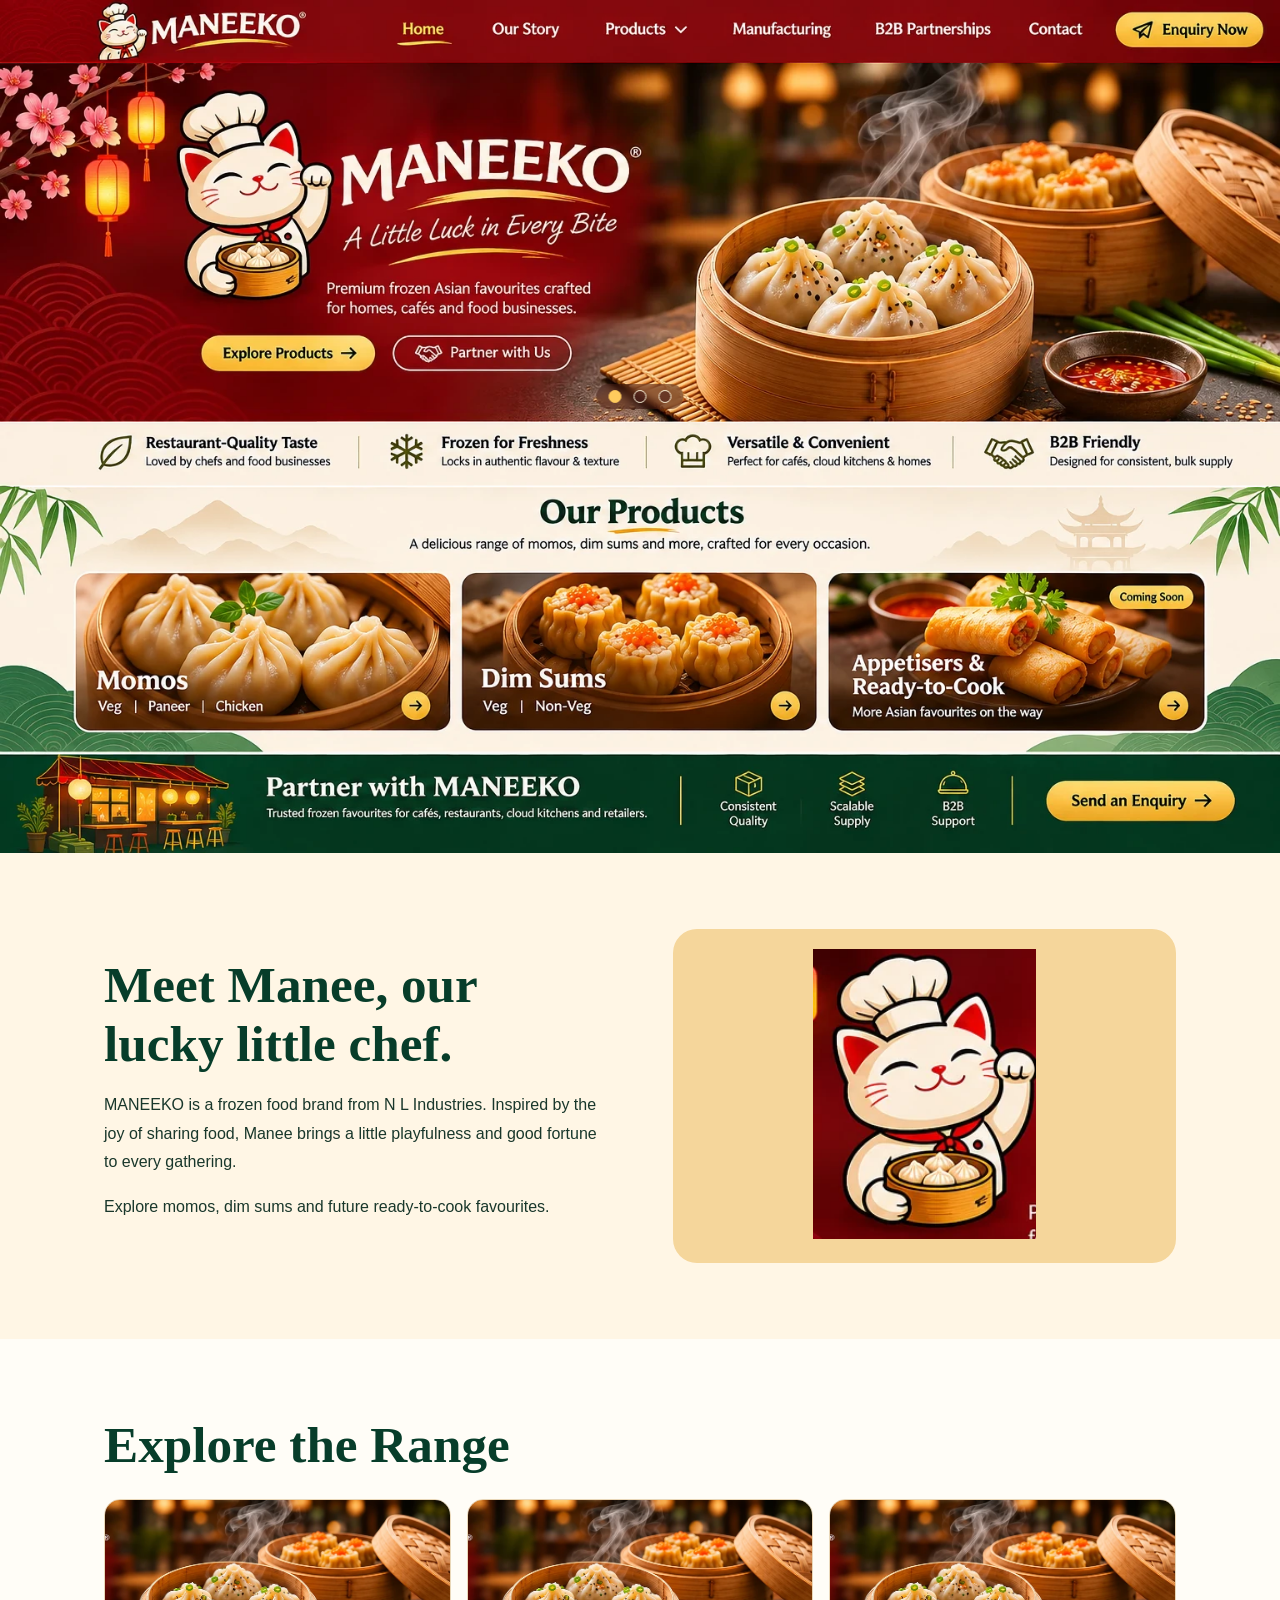
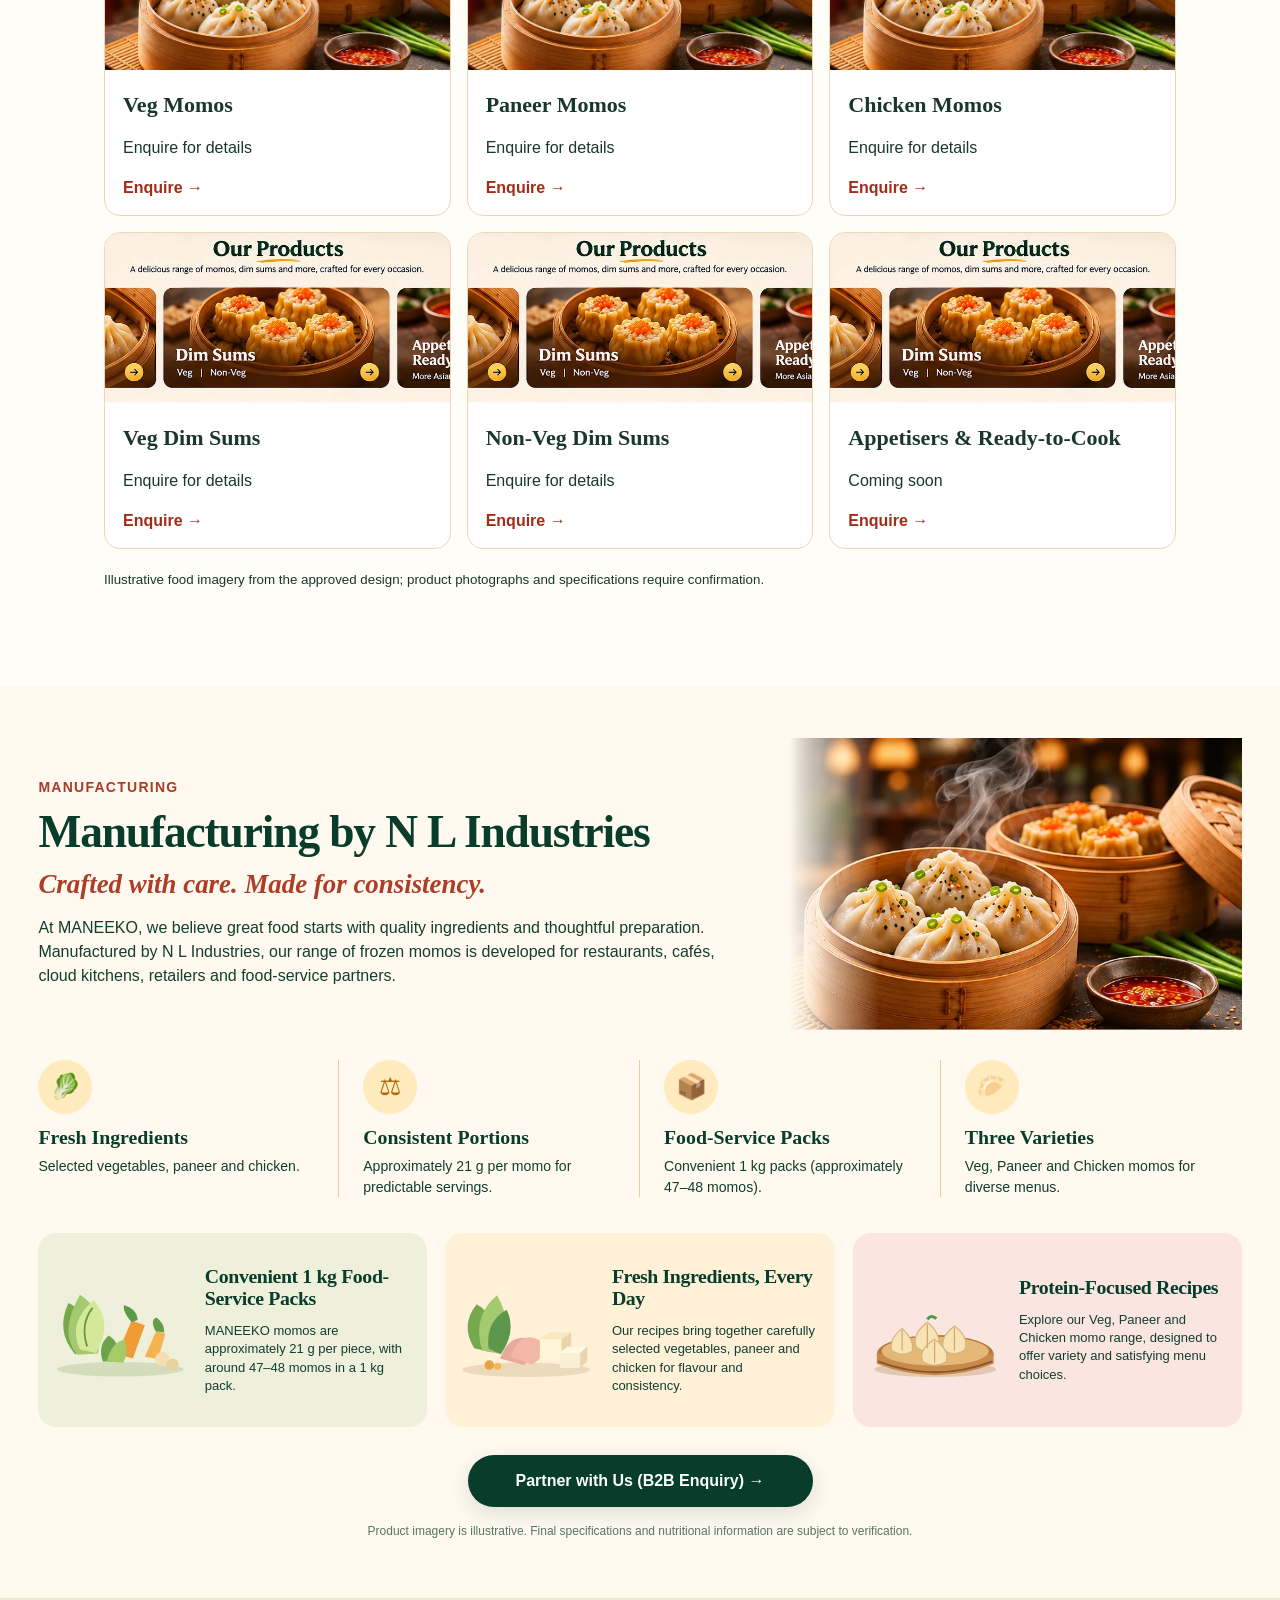
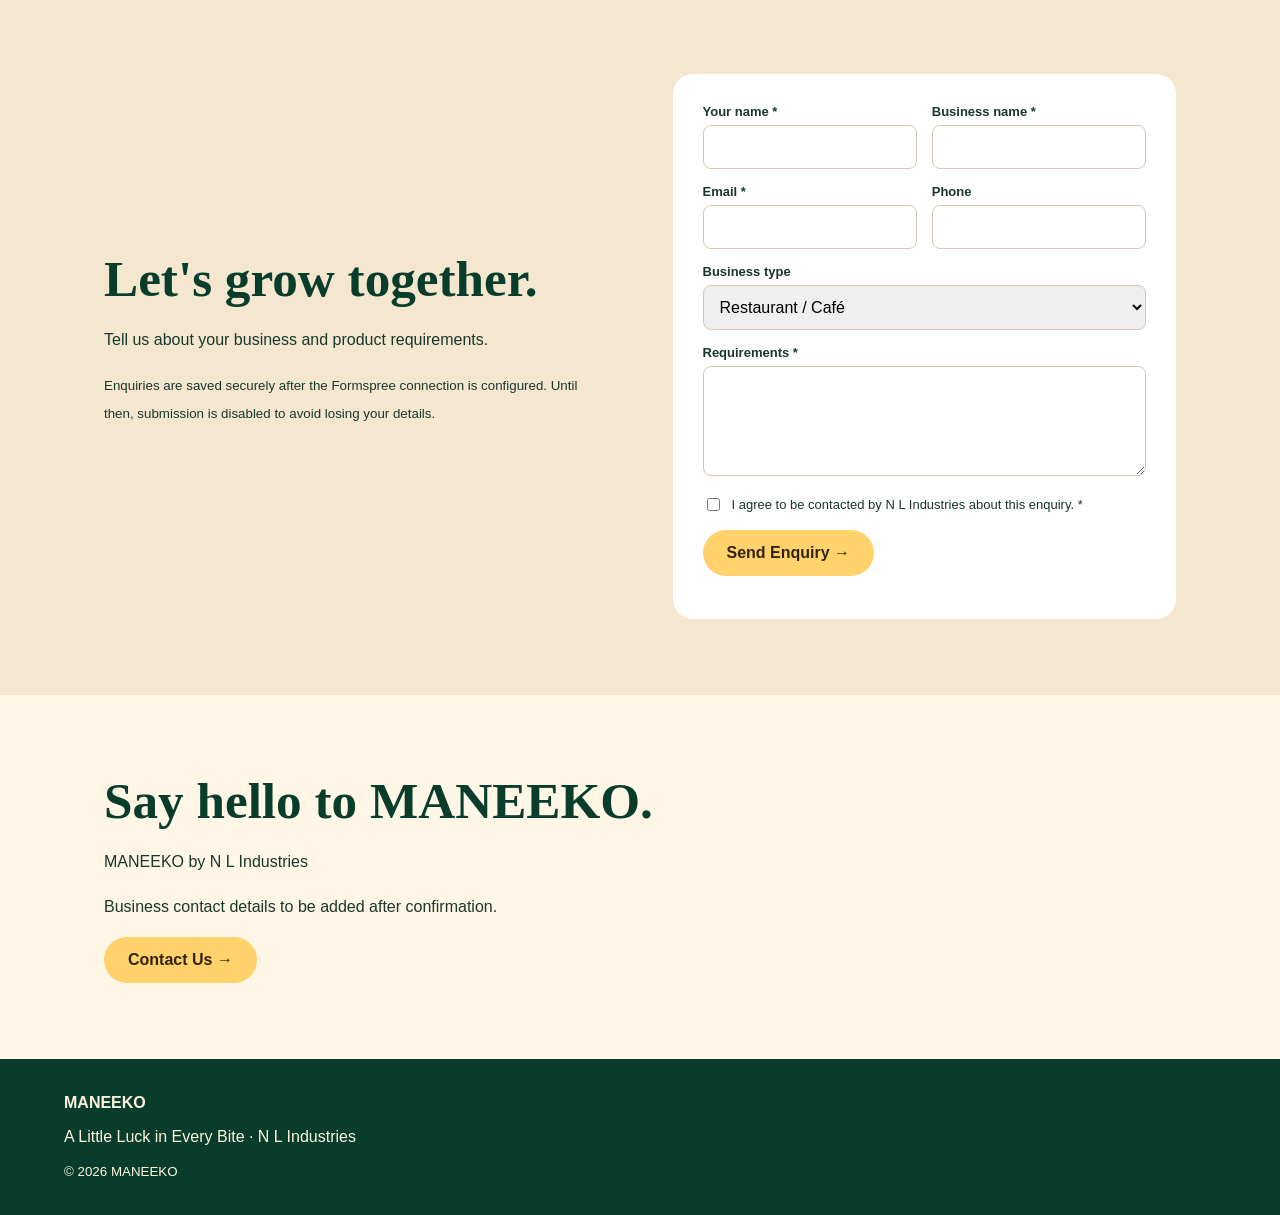
<file: index.html>
<!doctype html>
<html lang="en">
<head>
<meta charset="utf-8">
<meta name="viewport" content="width=device-width,initial-scale=1">
<meta name="description" content="MANEEKO — A Little Luck in Every Bite. Momos, dim sums and frozen food partnerships.">
<title>MANEEKO | A Little Luck in Every Bite</title>
<style>
:root{--red:#800c0a;--green:#073d2a;--cream:#fff6e5;--gold:#ffd26b}
*{box-sizing:border-box}html{scroll-behavior:smooth}body{margin:0;background:var(--cream);color:#19372b;font-family:Arial,Helvetica,sans-serif}a{color:inherit;text-decoration:none}button,input,textarea,select{font:inherit}button{cursor:pointer}
.reference{position:relative;width:100%;background-size:100% 100%;background-repeat:no-repeat}
.header{height:clamp(60px,4.948vw,90px);background-image:url("assets/header.webp");position:sticky;top:0;z-index:30;background-color:var(--red)}
.header .navhotspots{position:absolute;left:30%;right:10%;top:0;height:100%;display:flex;justify-content:space-around;align-items:center}
.hotspot{display:block;position:absolute;z-index:2}
.navhotspots a{height:100%;flex:1}
.navhotspots a:focus-visible,.hotspot:focus-visible{outline:3px solid var(--gold);outline-offset:-3px}
.mobile-menu{display:none}
.hero{aspect-ratio:1536/431;background-image:url("assets/hero.webp");background-color:var(--red)}
.hero .products-link{left:15%;top:78%;width:15%;height:14%}
.hero .partner-link{left:31%;top:78%;width:15%;height:14%}
.benefits{aspect-ratio:1536/78;background-image:url("assets/benefits.webp")}
.products{aspect-ratio:1536/320;background-image:url("assets/products.webp")}
.products .p1{left:5.8%;top:32%;width:29.5%;height:54%}
.products .p2{left:36%;top:32%;width:28%;height:54%}
.products .p3{left:64.7%;top:32%;width:29.6%;height:54%}
.partner{aspect-ratio:1536/119;background-image:url("assets/partner.webp")}
.partner .partner-link{left:82%;top:20%;width:16%;height:65%}
.content{max-width:1120px;margin:auto;padding:76px 24px}
.content h2{font:700 clamp(32px,4vw,52px) Georgia,serif;color:var(--green);margin:0 0 18px}
.content p{line-height:1.8}
.split{display:grid;grid-template-columns:1fr 1fr;gap:65px;align-items:center}
.cat-panel{background:#f5d69b;border-radius:24px;text-align:center;padding:20px}
.cat-panel img{height:290px;max-width:100%;object-fit:contain}
.catalogue{background:#fffdf7}
.catalogue-grid{display:grid;grid-template-columns:repeat(3,1fr);gap:16px;margin-top:25px}
.catalogue-card{border:1px solid #e9d7b8;background:white;border-radius:16px;overflow:hidden}
.catalogue-card img{width:100%;height:170px;object-fit:cover}
.catalogue-card div{padding:18px}
.catalogue-card h3{font:700 22px Georgia,serif;margin:0 0 9px}
.catalogue-card a{color:#a12d19;font-weight:700}
.notice{background:#fff3d9;padding:14px 18px;border-left:4px solid #d7a33f}
.enquiry{background:#f4e6cf}
.form{background:white;border-radius:20px;padding:30px;display:grid;grid-template-columns:1fr 1fr;gap:15px}
.form label{display:block;font-weight:700;font-size:13px;margin-bottom:6px}
.form input,.form textarea,.form select{width:100%;padding:12px;border:1px solid #d5c7af;border-radius:8px}
.form textarea{min-height:110px}
.wide{grid-column:1/-1}
.btn{display:inline-block;border:0;border-radius:30px;background:var(--gold);padding:14px 24px;font-weight:800;color:#33220c}
#form-status{white-space:pre-wrap;font-size:13px}
footer{background:var(--green);color:#fff5df;padding:35px 5%}
section{scroll-margin-top:90px}
.mobile-nav{display:none!important}
.mobile-nav.open{display:grid!important}
.mobile-hero{display:none}
@media(max-width:780px){
 .header{height:65px;background-size:auto 65px;background-position:left center;background-color:var(--red)}
 .header .navhotspots{display:none}
 .mobile-menu{display:block;position:absolute;right:15px;top:13px;background:#f8c75f;border:0;border-radius:10px;padding:9px 13px}
 .mobile-nav{display:none;position:absolute;top:65px;left:0;right:0;background:#790b09;color:white;padding:20px;box-shadow:0 12px 22px #0003}
 .mobile-nav.open{display:grid;gap:17px}
 .hero{display:none}
 .mobile-hero{display:block;background:linear-gradient(120deg,#760906,#a31913);color:#fff8e7;text-align:center;padding:28px 20px 0}
 .mobile-hero img.mascot{width:145px;height:170px;object-fit:cover;object-position:center}
 .mobile-hero h1{font:700 46px Georgia,serif;margin:4px 0}
 .mobile-hero .tag{font:italic 23px Georgia,serif;color:#ffe4a3}
 .mobile-hero p{line-height:1.6}
 .mobile-hero .buttons{display:flex;gap:10px;justify-content:center;flex-wrap:wrap;margin:20px 0}
 .mobile-hero .photo{display:block;width:100%;height:230px;object-fit:cover;-webkit-mask-image:linear-gradient(transparent,#000 28%);mask-image:linear-gradient(transparent,#000 28%)}
 .benefits{display:none}
 .products{aspect-ratio:1536/320}
 .partner{aspect-ratio:1536/119}
 .split{grid-template-columns:1fr}
 .catalogue-grid{grid-template-columns:1fr 1fr}
 .content{padding:55px 20px}
}
@media(max-width:500px){.catalogue-grid,.form{grid-template-columns:1fr}.products{display:none}.partner{display:none}.mobile-product-cards{display:grid!important}.mobile-product-cards a{position:relative;display:block;border-radius:16px;overflow:hidden;height:190px}.mobile-product-cards img{width:100%;height:100%;object-fit:cover}.mobile-product-cards b{position:absolute;bottom:0;left:0;right:0;color:white;background:linear-gradient(transparent,#26160ddd);padding:30px 15px 15px;font:700 27px Georgia,serif}}
.mobile-product-cards{display:none;gap:12px;padding:22px}

/* Desktop navigation is already painted into the approved header image.
   Invisible hit targets avoid duplicating those labels. */
.header .navhotspots{position:absolute;inset:0;display:block;height:100%;pointer-events:none;font-size:0;color:transparent}
.header .navhotspots .nav-hit{position:absolute;top:0;height:100%;width:auto;display:block;pointer-events:auto;background:transparent;border:0;padding:0;cursor:pointer}
.header .navhotspots .nav-home{left:30.5%;width:6%}
.header .navhotspots .nav-story{left:37.4%;width:8%}
.header .navhotspots .nav-products{left:45.1%;width:8.4%}
.header .navhotspots .nav-manufacturing{left:54.3%;width:12.6%}
.header .navhotspots .nav-b2b{left:66.6%;width:13.8%}
.header .navhotspots .nav-contact{left:79.8%;width:7%}
.header .navhotspots .nav-enquiry{left:87%;width:12.4%}
.product-nav{display:contents}
.product-dropdown{position:absolute;top:calc(100% - 1px);left:44%;min-width:255px;background:#fff8e8;color:#173b2b;border:1px solid #e4c17a;border-radius:0 0 15px 15px;box-shadow:0 15px 30px #270c0c55;z-index:40;pointer-events:auto;padding:9px}
.product-dropdown[hidden]{display:none!important}
.product-dropdown a{display:block;padding:12px 15px;border-radius:8px;font-weight:800;font-size:15px}
.product-dropdown a:hover,.product-dropdown a:focus-visible{background:#f5dfac}
.product-dropdown a span{display:block;font-weight:400;font-size:12px;margin-top:4px;color:#665b4a}
.nav-hit:focus-visible{outline:3px solid #f9cc61;outline-offset:-5px}
.form button:disabled{opacity:.6;cursor:wait}
.form .consent{display:flex;align-items:flex-start;gap:9px;font-size:13px;line-height:1.5}
.form .consent input{width:auto;margin-top:3px}
.form .consent label{margin:0;font-weight:400}
.form .honeypot{position:absolute;left:-9999px;opacity:0;pointer-events:none}
.form-status{padding:10px 12px;border-radius:8px;background:#f8eed8}
@media(max-width:780px){.header{background-image:url('assets/header-logo.webp')}.header .navhotspots{display:none}.product-dropdown{display:none}}

/* One set of interactive dots only; baked-in dots removed from approved hero asset. */
.hero-slider{position:relative;background:#810d0b;overflow:hidden}
.hero-slide{display:none;position:relative}
.hero-slide.active{display:block}
.hero-slide.photo-slide{aspect-ratio:1536/431;background:linear-gradient(90deg,#760b0a 0%,#8b110d 49%,#4b1a12 100%);color:#fff7e8}
.photo-slide .slide-copy{position:absolute;z-index:2;left:11%;top:20%;width:41%}
.photo-slide h1{font:700 clamp(36px,4.6vw,70px) Georgia,serif;margin:0 0 15px}
.photo-slide p{font-size:clamp(16px,1.5vw,22px);line-height:1.5;margin:0 0 24px}
.photo-slide .slide-photo{position:absolute;right:0;top:0;width:60%;height:100%;object-fit:cover;-webkit-mask-image:linear-gradient(90deg,transparent,#000 34%);mask-image:linear-gradient(90deg,transparent,#000 34%)}
.slider-controls{position:absolute;z-index:5;left:50%;bottom:13px;transform:translateX(-50%);display:flex;align-items:center;gap:12px;background:#330b0866;border-radius:30px;padding:6px 12px;backdrop-filter:blur(4px)}
.slider-dot{height:13px;width:13px;padding:0;border:1.5px solid #fff8de;background:#4d211d99;border-radius:50%}
.slider-dot.active{background:#ffcb5d;border-color:#ffcb5d}
.slider-arrow{display:none}
@media(max-width:780px){.hero-slider{display:none}.mobile-nav{display:none!important}.mobile-nav.open{display:grid!important}}

/* MANEEKO approved manufacturing redesign */
.manufacturing-v2{background:#fff8ed;color:#123e30;position:relative;overflow:hidden}
.manufacturing-v2 .manufacturing-inner{max-width:1440px;margin:auto;padding:75px 32px 68px}
.manufacturing-v2 .eyebrow{font-weight:800;color:#a63d28;letter-spacing:.09em;text-transform:uppercase;font-size:14px}
.manufacturing-v2 h2{font:700 clamp(34px,4.5vw,66px) Georgia,serif;color:#073d2a;margin:13px 0 12px}
.manufacturing-v2 .manufacturing-tagline{font:italic 700 clamp(23px,2.6vw,34px) Georgia,serif;color:#ac3d27;margin:0 0 16px}
.manufacturing-v2 .manufacturing-intro{max-width:770px;font-size:clamp(16px,1.4vw,19px);line-height:1.65;margin:0}
.manufacturing-top{display:grid;grid-template-columns:minmax(0,1.25fr) minmax(260px,.75fr);gap:35px;align-items:center}
.manufacturing-photo{width:100%;aspect-ratio:1.2;object-fit:cover;border-radius:28px;box-shadow:0 16px 40px #2c311522}
.manufacturing-features{display:grid;grid-template-columns:repeat(4,1fr);gap:18px;margin:42px 0}
.manufacturing-feature{border-right:1px solid #e7cf9d;padding:0 15px 0 0}
.manufacturing-feature:last-child{border:0}
.manufacturing-feature .feature-icon{display:inline-grid;place-items:center;width:48px;height:48px;border-radius:50%;background:#f9e4b2;color:#a76a07;font-size:25px;margin-bottom:10px}
.manufacturing-feature h3{font:700 21px Georgia,serif;margin:0 0 8px;color:#073d2a}
.manufacturing-feature p{font-size:15px;line-height:1.5;margin:0}
.manufacturing-cards{display:grid;grid-template-columns:repeat(3,minmax(0,1fr));gap:18px}
.manufacturing-card{padding:26px;border-radius:20px;min-height:220px;background:#eef0dc}
.manufacturing-card:nth-child(2){background:#fff0d8}
.manufacturing-card:nth-child(3){background:#fae5e0}
.manufacturing-card .card-icon{font-size:34px;display:block;margin-bottom:16px}
.manufacturing-card h3{font:700 clamp(22px,2vw,28px) Georgia,serif;margin:0 0 12px;color:#073d2a}
.manufacturing-card p{font-size:16px;line-height:1.6;margin:0}
.manufacturing-action{text-align:center;margin-top:36px}
.manufacturing-action a{display:inline-block;background:#073d2a;color:white;border-radius:999px;padding:18px 40px;font-weight:700;box-shadow:0 7px 20px #073d2a22}
.manufacturing-action a:hover,.manufacturing-action a:focus-visible{background:#145b42}
.manufacturing-note{font-size:12px;opacity:.7;text-align:center;margin-top:17px}
@media(max-width:900px){.manufacturing-top{grid-template-columns:1fr 1fr}.manufacturing-features{grid-template-columns:repeat(2,1fr)}.manufacturing-feature:nth-child(2){border:0}.manufacturing-cards{grid-template-columns:1fr 1fr}.manufacturing-card:last-child{grid-column:1/-1}}
@media(max-width:650px){.manufacturing-v2 .manufacturing-inner{padding:52px 20px}.manufacturing-top{grid-template-columns:1fr}.manufacturing-photo{aspect-ratio:16/9}.manufacturing-features{gap:20px}.manufacturing-feature h3{font-size:18px}.manufacturing-cards{grid-template-columns:1fr}.manufacturing-card:last-child{grid-column:auto}.manufacturing-action a{width:100%;padding:17px 18px}}


/* Manufacturing visual alignment revision */
.manufacturing-v2{background:#fff9f0}
.manufacturing-v2 .manufacturing-inner{max-width:1600px;padding:62px clamp(24px,4vw,72px) 56px}
.manufacturing-top{grid-template-columns:minmax(0,1.35fr) minmax(340px,.85fr);gap:32px;align-items:center}
.manufacturing-v2 h2{font-size:clamp(35px,3.55vw,60px);line-height:1.08;letter-spacing:-.025em}
.manufacturing-v2 .manufacturing-tagline{font-size:clamp(22px,2.1vw,32px)}
.manufacturing-v2 .manufacturing-intro{font-size:clamp(16px,1.25vw,19px);line-height:1.52}
.manufacturing-photo{border-radius:0;box-shadow:none;aspect-ratio:1.55;object-position:center;mask-image:linear-gradient(90deg,transparent 0%,#000 20%);-webkit-mask-image:linear-gradient(90deg,transparent 0%,#000 20%)}
.manufacturing-features{grid-template-columns:repeat(4,minmax(0,1fr));gap:0;margin:34px 0 38px}
.manufacturing-feature{padding:0 24px;border-right:1px solid #e8cfa1}
.manufacturing-feature:first-child{padding-left:0}
.manufacturing-feature:last-child{padding-right:0}
.manufacturing-feature .feature-icon{width:54px;height:54px;background:#ffebbd;margin:0 0 12px;font-size:25px}
.manufacturing-feature h3{font-size:clamp(18px,1.55vw,24px);line-height:1.15;margin:0 0 8px}
.manufacturing-feature p{font-size:clamp(14px,1.1vw,16px);line-height:1.45}
.manufacturing-cards{grid-template-columns:repeat(3,minmax(0,1fr));gap:18px}
.manufacturing-card{min-height:196px;padding:22px 20px;border-radius:18px;display:grid;grid-template-columns:38% minmax(0,1fr);gap:16px;align-items:center;overflow:hidden}
.manufacturing-card .card-icon{display:none}
.manufacturing-card .card-visual{width:100%;height:155px;object-fit:cover;border-radius:14px;display:block;mix-blend-mode:multiply}
.manufacturing-card h3{font-size:clamp(20px,1.65vw,27px);line-height:1.15;margin:0 0 12px;letter-spacing:-.02em}
.manufacturing-card p{font-size:clamp(14px,1.04vw,16px);line-height:1.48}
.manufacturing-action{margin-top:32px}
.manufacturing-action a{min-width:345px;padding:17px 32px}
@media(max-width:1100px){.manufacturing-top{grid-template-columns:1.2fr .8fr}.manufacturing-card{grid-template-columns:1fr;padding:20px}.manufacturing-card .card-visual{height:135px}.manufacturing-features{grid-template-columns:repeat(4,minmax(0,1fr))}.manufacturing-feature{padding:0 12px}}
@media(max-width:780px){.manufacturing-top{grid-template-columns:1fr}.manufacturing-photo{max-height:280px;mask-image:none;-webkit-mask-image:none;border-radius:16px}.manufacturing-features{grid-template-columns:repeat(2,minmax(0,1fr));row-gap:25px}.manufacturing-feature:nth-child(2){border:0}.manufacturing-feature:nth-child(3){padding-left:0}.manufacturing-cards{grid-template-columns:1fr}.manufacturing-card,.manufacturing-card:last-child{grid-template-columns:34% minmax(0,1fr);min-height:180px}.manufacturing-card .card-visual{height:145px}.manufacturing-v2 .manufacturing-inner{padding:48px 20px}}
@media(max-width:460px){.manufacturing-card,.manufacturing-card:last-child{grid-template-columns:35% minmax(0,1fr);gap:12px;padding:14px}.manufacturing-card h3{font-size:19px}.manufacturing-card p{font-size:13px}.manufacturing-card .card-visual{height:130px}.manufacturing-feature{padding:0 10px}.manufacturing-feature h3{font-size:17px}.manufacturing-action a{min-width:0;width:100%}}


/* Manufacturing cards: final visual alignment to approved reference */
.manufacturing-v2 .manufacturing-inner{max-width:1760px;padding:52px clamp(22px,3vw,52px) 48px}
.manufacturing-cards{display:grid;grid-template-columns:repeat(3,minmax(0,1fr));gap:18px}
.manufacturing-card,.manufacturing-card:last-child{display:grid;grid-template-columns:minmax(0,40%) minmax(0,60%);align-items:center;gap:12px;min-height:194px;padding:18px 18px 18px 10px;border-radius:18px}
.manufacturing-card .card-visual{width:100%;height:auto;max-height:164px;object-fit:contain;mix-blend-mode:normal;display:block;overflow:visible}
.manufacturing-card .card-copy{min-width:0}
.manufacturing-card h3{font-size:clamp(19px,1.55vw,27px);line-height:1.13;margin:0 0 12px;letter-spacing:-.02em}
.manufacturing-card p{font-size:clamp(13px,1vw,16px);line-height:1.42;overflow-wrap:normal}
.manufacturing-features{margin:30px 0 36px}
.manufacturing-action{margin-top:28px}
@media(max-width:1100px){.manufacturing-card,.manufacturing-card:last-child{grid-template-columns:1fr;gap:6px;align-content:start;padding:18px}.manufacturing-card .card-visual{height:120px;max-width:210px;margin:auto}.manufacturing-card h3{font-size:21px}}
@media(max-width:780px){.manufacturing-cards{grid-template-columns:1fr}.manufacturing-card,.manufacturing-card:last-child{grid-template-columns:35% minmax(0,1fr);align-items:center;min-height:155px;padding:15px;gap:14px}.manufacturing-card .card-visual{height:auto;max-height:145px}.manufacturing-card h3{font-size:clamp(19px,4vw,24px)}}
@media(max-width:420px){.manufacturing-card,.manufacturing-card:last-child{grid-template-columns:32% minmax(0,1fr);gap:10px;padding:12px}.manufacturing-card h3{font-size:18px}.manufacturing-card p{font-size:13px}}

</style>
</head>
<body>
<header class="header reference">
 <nav class="navhotspots" aria-label="Primary navigation">
  <a class="nav-hit nav-home" href="#home" aria-label="Home"></a>
  <a class="nav-hit nav-story" href="#story" aria-label="Our Story"></a>
  <div class="product-nav"><button type="button" id="product-trigger" class="nav-hit nav-products" aria-label="Open Products menu" aria-expanded="false" aria-controls="product-dropdown"></button>
    <div id="product-dropdown" class="product-dropdown" hidden>
      <a href="#momos">Momos <span>Veg · Paneer · Chicken</span></a>
      <a href="#dimsums">Dim Sums <span>Veg · Non-Veg</span></a>
      <a href="#coming-soon">Coming Soon <span>Appetisers & Ready-to-Cook</span></a>
    </div>
  </div>
  <a class="nav-hit nav-manufacturing" href="#manufacturing" aria-label="Manufacturing"></a>
  <a class="nav-hit nav-b2b" href="#partners" aria-label="B2B Partnerships"></a>
  <a class="nav-hit nav-contact" href="#contact" aria-label="Contact"></a>
  <a class="nav-hit nav-enquiry" href="#enquiry" aria-label="Enquiry Now"></a>
 </nav>
 <button class="mobile-menu" id="menu" aria-expanded="false" aria-controls="mobile-nav">☰ Menu</button>
 <nav id="mobile-nav" class="mobile-nav" aria-label="Mobile navigation"><a href="#home">Home</a><a href="#story">Our Story</a><a href="#catalogue">Products</a><a href="#momos">Momos</a><a href="#dimsums">Dim Sums</a><a href="#coming-soon">Coming Soon</a><a href="#manufacturing">Manufacturing</a><a href="#partners">B2B Partnerships</a><a href="#contact">Contact</a></nav>
</header>
<main>
<div id="home" class="hero-slider" aria-label="MANEEKO featured products carousel">
 <section class="hero hero-slide reference active" aria-label="MANEEKO — A Little Luck in Every Bite"><a class="hotspot products-link" href="#products" aria-label="Explore products"></a><a class="hotspot partner-link" href="#partners" aria-label="Partner with us"></a></section>
 <section class="hero-slide photo-slide" aria-label="Momos collection"><div class="slide-copy"><h1>Meet Our Momos</h1><p>Explore Veg, Paneer and Chicken Momos from MANEEKO.</p><a class="btn" href="#momos">Explore Momos →</a></div><img class="slide-photo" src="assets/momos-banner.webp" alt="Momos in a bamboo steamer from the approved design"></section>
 <section class="hero-slide photo-slide" aria-label="Dim sums collection"><div class="slide-copy"><h1>Discover Dim Sums</h1><p>Explore Veg and Non-Veg Dim Sums for your menu.</p><a class="btn" href="#dimsums">Explore Dim Sums →</a></div><img class="slide-photo" src="assets/dimsums-banner.webp" alt="Dim sums in a bamboo steamer from the approved design"></section>
 <div class="slider-controls" aria-label="Banner controls"><button class="slider-arrow" id="slide-prev" aria-label="Previous banner">‹</button><button class="slider-dot active" data-slide="0" aria-label="Show MANEEKO banner" aria-pressed="true"></button><button class="slider-dot" data-slide="1" aria-label="Show Momos banner" aria-pressed="false"></button><button class="slider-dot" data-slide="2" aria-label="Show Dim Sums banner" aria-pressed="false"></button><button class="slider-arrow" id="slide-next" aria-label="Next banner">›</button></div>
</div>
<section class="mobile-hero"><img class="mascot" src="assets/mobile-mascot.webp" alt="Manee lucky cat chef from approved design"><h1>MANEEKO</h1><div class="tag">A Little Luck in Every Bite</div><p>Frozen Asian favourites for homes, cafés and food businesses.</p><div class="buttons"><a class="btn" href="#products">Explore Products →</a><a class="btn" href="#partners">Partner with Us</a></div><img class="photo" src="assets/mobile-food.webp" alt="Steaming dumplings in bamboo baskets"></section>
<div class="benefits reference" aria-label="MANEEKO brand benefits"></div>
<section id="products" class="products reference" aria-label="Our products">
 <a class="hotspot p1" href="#catalogue" aria-label="Explore momos"></a><a class="hotspot p2" href="#catalogue" aria-label="Explore dim sums"></a><a class="hotspot p3" href="#catalogue" aria-label="Explore upcoming appetisers"></a>
</section>
<div class="mobile-product-cards"><a href="#catalogue"><img src="assets/products.webp" alt="Momos and dim sums"><b>Explore Our Products →</b></a></div>
<section id="partners" class="partner reference" aria-label="Partner with MANEEKO"><a class="hotspot partner-link" href="#enquiry" aria-label="Send a business enquiry"></a></section>
<section id="story" class="content split"><div><h2>Meet Manee, our lucky little chef.</h2><p>MANEEKO is a frozen food brand from N L Industries. Inspired by the joy of sharing food, Manee brings a little playfulness and good fortune to every gathering.</p><p>Explore momos, dim sums and future ready-to-cook favourites.</p></div><div class="cat-panel"><img src="assets/mobile-mascot.webp" alt="Manee lucky cat chef"></div></section>
<section id="catalogue" class="catalogue"><div class="content"><h2>Explore the Range</h2><div id="momos"></div><div id="dimsums"></div><div id="coming-soon"></div><div class="catalogue-grid" id="catalogue-grid"></div><p><small>Illustrative food imagery from the approved design; product photographs and specifications require confirmation.</small></p></div></section>
<section id="manufacturing" class="manufacturing-v2" aria-labelledby="manufacturing-heading">
 <div class="manufacturing-inner">
  <div class="manufacturing-top">
   <div>
    <div class="eyebrow">Manufacturing</div>
    <h2 id="manufacturing-heading">Manufacturing by N L Industries</h2>
    <p class="manufacturing-tagline">Crafted with care. Made for consistency.</p>
    <p class="manufacturing-intro">At MANEEKO, we believe great food starts with quality ingredients and thoughtful preparation. Manufactured by N L Industries, our range of frozen momos is developed for restaurants, cafés, cloud kitchens, retailers and food-service partners.</p>
   </div>
   <img class="manufacturing-photo" src="assets/mobile-food.webp" alt="Illustrative steamed dumplings in bamboo baskets" loading="lazy">
  </div>
  <div class="manufacturing-features">
   <div class="manufacturing-feature"><span class="feature-icon" aria-hidden="true">🥬</span><h3>Fresh Ingredients</h3><p>Selected vegetables, paneer and chicken.</p></div>
   <div class="manufacturing-feature"><span class="feature-icon" aria-hidden="true">⚖</span><h3>Consistent Portions</h3><p>Approximately 21 g per momo for predictable servings.</p></div>
   <div class="manufacturing-feature"><span class="feature-icon" aria-hidden="true">📦</span><h3>Food-Service Packs</h3><p>Convenient 1 kg packs (approximately 47–48 momos).</p></div>
   <div class="manufacturing-feature"><span class="feature-icon" aria-hidden="true">🥟</span><h3>Three Varieties</h3><p>Veg, Paneer and Chicken momos for diverse menus.</p></div>
  </div>
  <div class="manufacturing-cards">
   <article class="manufacturing-card"><svg class="card-visual" viewBox="0 0 240 170" role="img" aria-label="Illustration of fresh vegetables"><ellipse cx="120" cy="150" rx="105" ry="12" fill="#9aaf7550"/><path d="M45 125Q12 87 34 40Q65 53 77 112Z" fill="#78a84a"/><path d="M49 126Q17 90 53 26Q99 54 83 124Z" fill="#a4c96e"/><path d="M53 117Q32 73 76 35Q109 74 80 123Z" fill="#d5e99a"/><path d="M65 112Q53 75 74 48" fill="none" stroke="#659641" stroke-width="3"/><path d="M115 125L139 69L161 77L141 132Z" fill="#ef9b36"/><path d="M139 72Q124 54 126 43Q148 50 149 68" fill="#5c9948"/><path d="M161 129L180 86L195 91L183 133Z" fill="#f4b34d"/><path d="M179 87Q169 69 180 64Q194 73 193 89" fill="#649d48"/><path d="M91 137Q82 110 101 94Q123 108 115 137Z" fill="#6ba34b"/><path d="M98 137Q105 105 127 101Q136 119 125 139Z" fill="#a5ca67"/><circle cx="190" cy="133" r="12" fill="#f3dfb3"/><circle cx="207" cy="142" r="10" fill="#e9d19f"/></svg><div class="card-copy"><h3>Convenient 1 kg Food-Service Packs</h3><p>MANEEKO momos are approximately 21 g per piece, with around 47–48 momos in a 1 kg pack.</p></div></article>
   <article class="manufacturing-card"><svg class="card-visual" viewBox="0 0 240 170" role="img" aria-label="Illustration of vegetables, paneer and chicken ingredients"><ellipse cx="118" cy="151" rx="106" ry="12" fill="#d3b99366"/><path d="M32 115Q8 77 36 42Q73 62 62 122Z" fill="#75a950"/><path d="M45 119Q28 62 70 27Q99 77 72 124Z" fill="#a4ca70"/><path d="M56 116Q50 71 86 51Q103 87 76 125Z" fill="#5c974c"/><path d="M75 132Q90 91 122 99Q139 126 114 143Z" fill="#e6a99b"/><path d="M92 129Q109 83 142 103Q154 128 128 142Z" fill="#f3b7a7"/><rect x="141" y="100" width="36" height="35" rx="4" fill="#fff5d8"/><path d="M141 100L157 88L193 89L177 100Z" fill="#f9e8c0"/><path d="M177 100L193 89L193 125L177 135Z" fill="#e8d5a9"/><rect x="174" y="123" width="34" height="25" rx="4" fill="#f9efd2"/><path d="M174 123L187 112L220 112L208 123Z" fill="#fff8e4"/><path d="M208 123L220 112L220 136L208 148Z" fill="#e8d6af"/><circle cx="57" cy="143" r="8" fill="#e9a344"/><circle cx="71" cy="145" r="6" fill="#f1b856"/></svg><div class="card-copy"><h3>Fresh Ingredients, Every Day</h3><p>Our recipes bring together carefully selected vegetables, paneer and chicken for flavour and consistency.</p></div></article>
   <article class="manufacturing-card"><svg class="card-visual" viewBox="0 0 240 170" role="img" aria-label="Illustration of momos in a bamboo steamer"><ellipse cx="120" cy="150" rx="101" ry="13" fill="#b18b5555"/><ellipse cx="120" cy="125" rx="97" ry="32" fill="#b67a3c"/><path d="M23 123V141Q120 179 217 141V123Q120 153 23 123Z" fill="#c68b49"/><path d="M25 137Q120 173 215 137" fill="none" stroke="#8b542d" stroke-width="3"/><ellipse cx="120" cy="120" rx="89" ry="24" fill="#e4b977"/><g fill="#f8e3b5" stroke="#d7b37e" stroke-width="2"><path d="M48 119Q42 101 65 82Q86 101 82 120Q65 131 48 119Z"/><path d="M88 112Q81 92 107 72Q131 92 125 113Q106 129 88 112Z"/><path d="M134 117Q127 97 152 78Q177 97 169 118Q151 131 134 117Z"/><path d="M99 137Q92 117 119 100Q145 119 138 138Q119 149 99 137Z"/></g><g stroke="#d2a66b" stroke-width="2" fill="none"><path d="M65 84L65 119M107 75L107 115M152 81L152 119M119 103L119 139"/></g><path d="M107 67Q113 58 122 66" stroke="#4f994b" stroke-width="5" fill="none"/></svg><div class="card-copy"><h3>Protein-Focused Recipes</h3><p>Explore our Veg, Paneer and Chicken momo range, designed to offer variety and satisfying menu choices.</p></div></article>
  </div>
  <div class="manufacturing-action"><a href="#enquiry">Partner with Us (B2B Enquiry) →</a></div>
  <p class="manufacturing-note">Product imagery is illustrative. Final specifications and nutritional information are subject to verification.</p>
 </div>
</section>
<section id="enquiry" class="enquiry"><div class="content split"><div><h2>Let's grow together.</h2><p>Tell us about your business and product requirements.</p><p><small>Enquiries are saved securely after the Formspree connection is configured. Until then, submission is disabled to avoid losing your details.</small></p></div><form class="form" id="form" method="POST">
  <div><label for="name">Your name *</label><input id="name" name="name" autocomplete="name" required maxlength="120"></div>
  <div><label for="business">Business name *</label><input id="business" name="business" required maxlength="160"></div>
  <div><label for="email">Email *</label><input id="email" name="email" type="email" autocomplete="email" required maxlength="200"></div>
  <div><label for="phone">Phone</label><input id="phone" name="phone" type="tel" autocomplete="tel" maxlength="40"></div>
  <div class="wide"><label for="type">Business type</label><select id="type" name="business_type"><option>Restaurant / Café</option><option>Retailer</option><option>Distributor</option><option>Other</option></select></div>
  <div class="wide"><label for="message">Requirements *</label><textarea id="message" name="requirements" required maxlength="5000"></textarea></div>
  <div class="honeypot" aria-hidden="true"><label for="website">Website</label><input id="website" name="_gotcha" tabindex="-1" autocomplete="off"></div>
  <div class="wide consent"><input id="consent" name="contact_consent" type="checkbox" value="yes" required><label for="consent">I agree to be contacted by N L Industries about this enquiry. *</label></div>
  <div class="wide"><button class="btn" id="submit-enquiry" type="submit">Send Enquiry →</button><p id="form-status" role="status" aria-live="polite"></p></div>
</form></div></section>
<section id="contact" class="content"><h2>Say hello to MANEEKO.</h2><p>MANEEKO by N L Industries</p><p>Business contact details to be added after confirmation.</p><a class="btn" href="#enquiry">Contact Us →</a></section>
</main><footer><b>MANEEKO</b><p>A Little Luck in Every Bite · N L Industries</p><small>© <span id="year"></span> MANEEKO</small></footer>
<script>
document.getElementById('year').textContent=new Date().getFullYear();
const menu=document.getElementById('menu'),mobile=document.getElementById('mobile-nav');
menu.onclick=()=>{const open=mobile.classList.toggle('open');menu.setAttribute('aria-expanded',String(open))};
mobile.querySelectorAll('a').forEach(a=>a.onclick=()=>{mobile.classList.remove('open');menu.setAttribute('aria-expanded','false');const type=a.getAttribute('href').slice(1);if(['momos','dimsums','coming-soon'].includes(type)){document.querySelectorAll('.catalogue-card').forEach((card,i)=>{card.hidden=type==='momos'?i>=3:type==='dimsums'?(i<3||i>=5):i!==5;});}});
const names=['Veg Momos','Paneer Momos','Chicken Momos','Veg Dim Sums','Non-Veg Dim Sums','Appetisers & Ready-to-Cook'];
document.getElementById('catalogue-grid').innerHTML=names.map((n,i)=>'<article class="catalogue-card"><img src="assets/'+(i<3?'mobile-food':'products')+'.webp" alt="Illustrative MANEEKO food imagery"><div><h3>'+n+'</h3><p>'+(i===5?'Coming soon':'Enquire for details')+'</p><a href="#enquiry">Enquire →</a></div></article>').join('');
// Configure your private Formspree form ID here (e.g. "abcdwxyz").
// Do not put a Formspree account password or API secret in this file.
const FORMSPREE_FORM_ID = "xzereqao";
const form = document.getElementById('form');
const status = document.getElementById('form-status');
const submit = document.getElementById('submit-enquiry');
form.addEventListener('submit',async (event)=>{
  event.preventDefault();
  if(!FORMSPREE_FORM_ID){status.textContent='Enquiry storage is not connected yet. Please contact MANEEKO after the form is activated.';return;}
  if(!form.reportValidity())return;
  if(document.getElementById('website').value)return;
  submit.disabled=true;submit.textContent='Sending…';status.textContent='Submitting your enquiry…';
  try{
    const response=await fetch('https://formspree.io/f/'+encodeURIComponent(FORMSPREE_FORM_ID),{
      method:'POST',body:new FormData(form),headers:{Accept:'application/json'}
    });
    const result=await response.json().catch(()=>({}));
    if(!response.ok){throw new Error(result?.errors?.map(e=>e.message).join('; ')||'Unable to submit. Please try again.');}
    status.textContent='Thank you! Your enquiry has been received.';
    form.reset();
  }catch(error){status.textContent='Your enquiry was not saved. '+(error.message||'Please try again.');}
  finally{submit.disabled=false;submit.textContent='Send Enquiry →';}
});
const productTrigger=document.getElementById('product-trigger');
const productDropdown=document.getElementById('product-dropdown');
function closeProducts(){productDropdown.hidden=true;productTrigger.setAttribute('aria-expanded','false');}
productTrigger.addEventListener('click',()=>{productDropdown.hidden=!productDropdown.hidden;productTrigger.setAttribute('aria-expanded',String(!productDropdown.hidden));});
productDropdown.querySelectorAll('a').forEach(a=>a.addEventListener('click',()=>{closeProducts();const type=a.getAttribute('href').slice(1);document.querySelectorAll('.catalogue-card').forEach((card,i)=>{card.hidden=type==='momos'?i>=3:type==='dimsums'?(i<3||i>=5):i!==5;});}));
document.addEventListener('click',e=>{if(!e.target.closest('.product-nav')&&!e.target.closest('#product-dropdown'))closeProducts();});
document.addEventListener('keydown',e=>{if(e.key==='Escape')closeProducts();});

// Three genuine banner slides with explicit controls (no autoplay surprises).
const slides=[...document.querySelectorAll('.hero-slide')];
const dots=[...document.querySelectorAll('.slider-dot')];
let currentSlide=0;
function showSlide(index){currentSlide=(index+slides.length)%slides.length;slides.forEach((slide,i)=>slide.classList.toggle('active',i===currentSlide));dots.forEach((dot,i)=>{dot.classList.toggle('active',i===currentSlide);dot.setAttribute('aria-pressed',String(i===currentSlide));});}
dots.forEach((dot,i)=>dot.addEventListener('click',()=>showSlide(i)));
document.getElementById('slide-prev').addEventListener('click',()=>showSlide(currentSlide-1));
document.getElementById('slide-next').addEventListener('click',()=>showSlide(currentSlide+1));
</script></body></html>
</file>
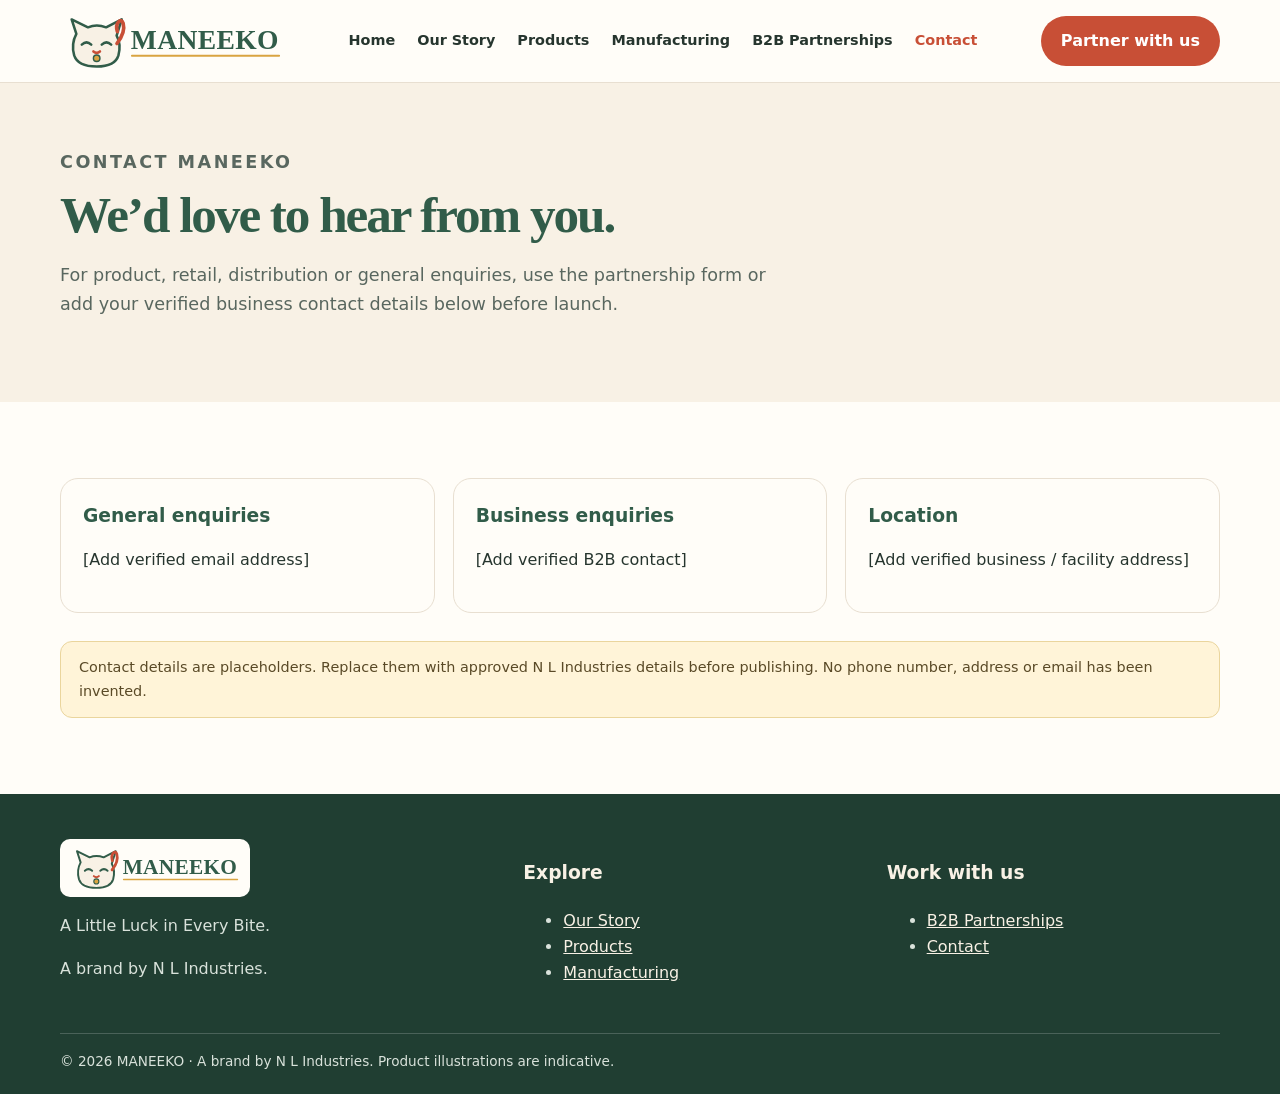
<file: contact.html>
<!doctype html><html lang="en"><head><meta charset="utf-8"><meta name="viewport" content="width=device-width, initial-scale=1"><meta name="description" content="MANEEKO — A Little Luck in Every Bite. Frozen momos, dim sums and food-service partnerships."><title>Contact | MANEEKO</title><link rel="icon" href="assets/logo.svg" type="image/svg+xml"><link rel="stylesheet" href="assets/styles.css"><script defer src="assets/site.js"></script></head><body><header class="site-header"><div class="container nav-wrap"><a class="brand" href="index.html" aria-label="MANEEKO home"><img src="assets/logo.svg" alt="MANEEKO logo"></a><button class="menu-toggle" aria-label="Toggle navigation" aria-expanded="false" aria-controls="primary-nav">☰</button><nav class="nav-links" id="primary-nav" aria-label="Main navigation"><a href="index.html">Home</a><a href="story.html">Our Story</a><a href="products.html">Products</a><a href="manufacturing.html">Manufacturing</a><a href="partnerships.html">B2B Partnerships</a><a href="contact.html" aria-current="page">Contact</a></nav><a class="nav-cta" href="partnerships.html">Partner with us</a></div></header><main><section class="page-hero"><div class="container"><p class="eyebrow">Contact MANEEKO</p><h1>We’d love to hear from you.</h1><p>For product, retail, distribution or general enquiries, use the partnership form or add your verified business contact details below before launch.</p></div></section><section class="section"><div class="container"><div class="contact-cards"><article class="contact-card"><h3>General enquiries</h3><p>[Add verified email address]</p></article><article class="contact-card"><h3>Business enquiries</h3><p>[Add verified B2B contact]</p></article><article class="contact-card"><h3>Location</h3><p>[Add verified business / facility address]</p></article></div><div class="notice" style="margin-top:28px">Contact details are placeholders. Replace them with approved N L Industries details before publishing. No phone number, address or email has been invented.</div></div></section></main><footer class="site-footer"><div class="container"><div class="footer-grid"><div><img class="footer-brand" src="assets/logo.svg" alt="MANEEKO"><p>A Little Luck in Every Bite.</p><p>A brand by N L Industries.</p></div><div><h3>Explore</h3><ul><li><a href="story.html">Our Story</a></li><li><a href="products.html">Products</a></li><li><a href="manufacturing.html">Manufacturing</a></li></ul></div><div><h3>Work with us</h3><ul><li><a href="partnerships.html">B2B Partnerships</a></li><li><a href="contact.html">Contact</a></li></ul></div></div><div class="footer-bottom">© 2026 MANEEKO · A brand by N L Industries. Product illustrations are indicative.</div></div></footer></body></html>
</file>
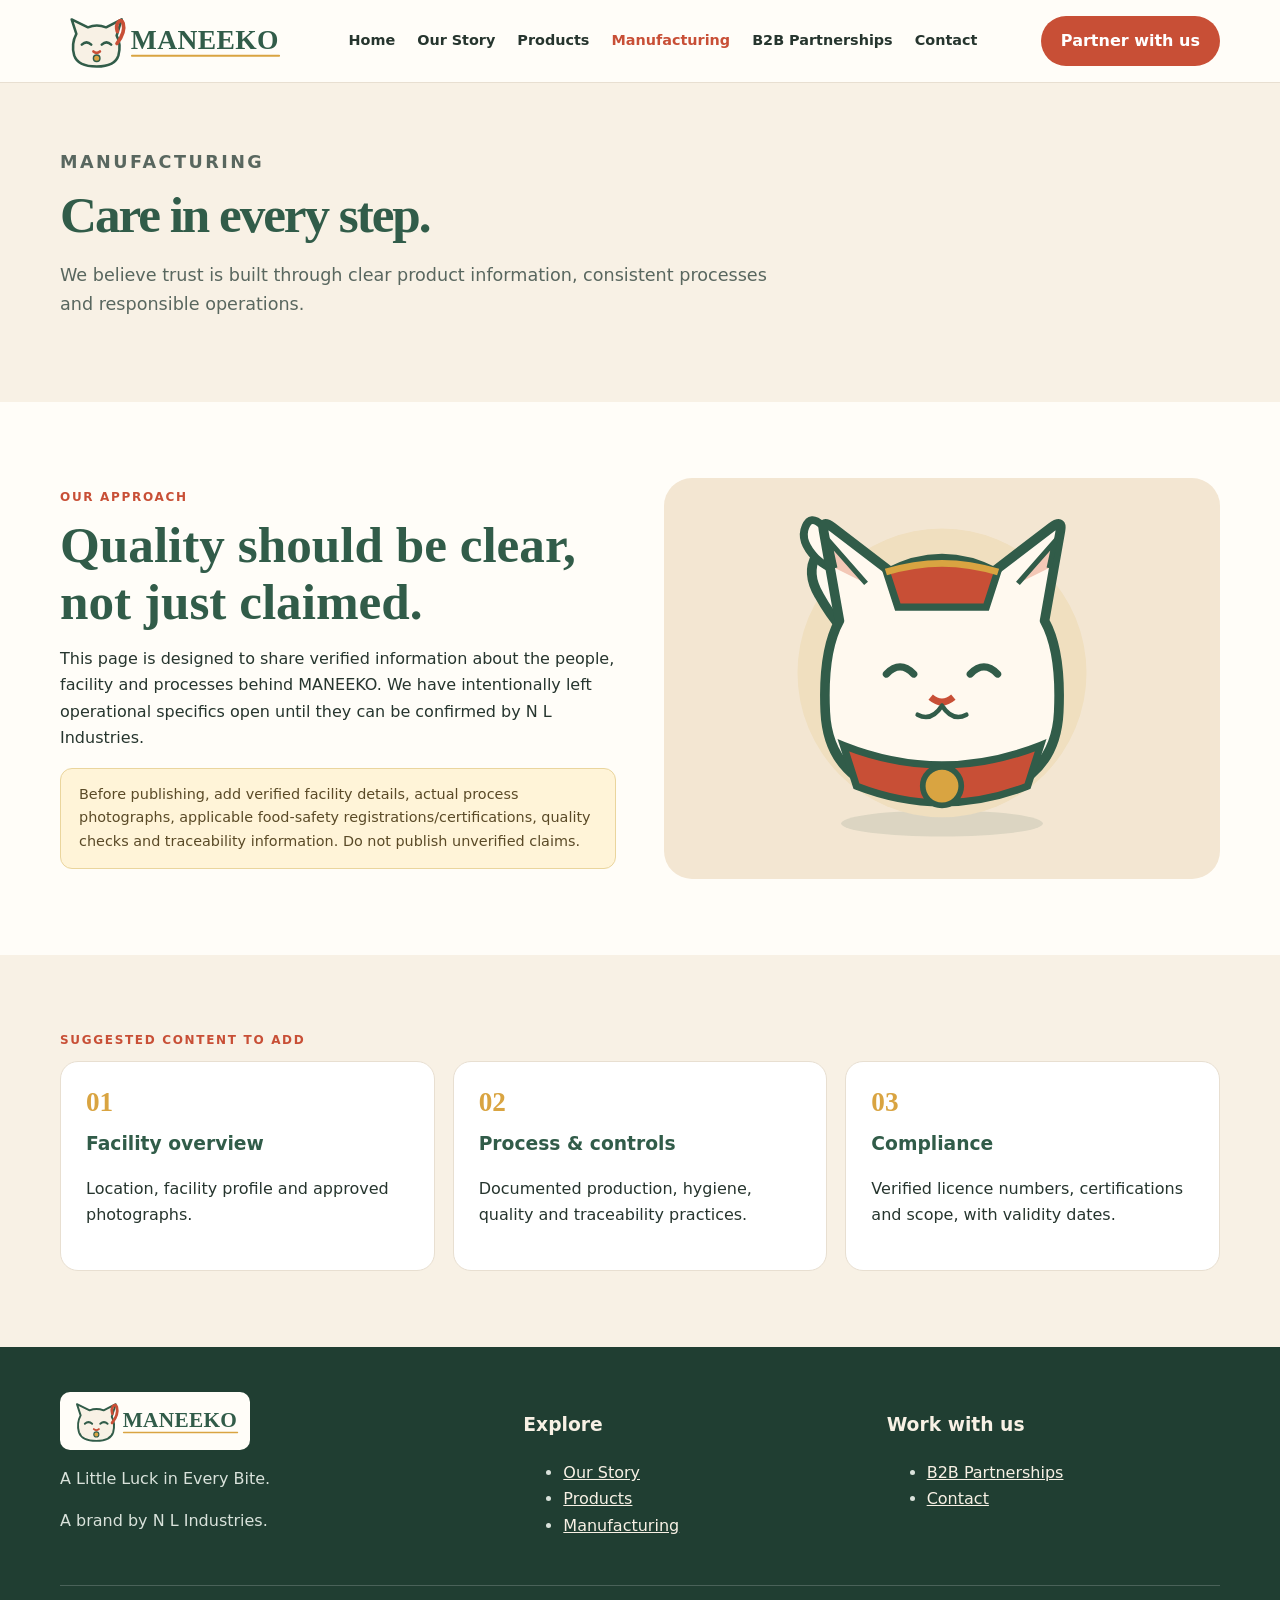
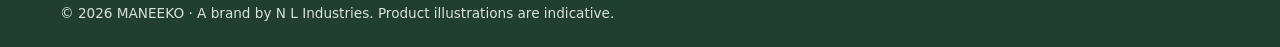
<file: manufacturing.html>
<!doctype html><html lang="en"><head><meta charset="utf-8"><meta name="viewport" content="width=device-width, initial-scale=1"><meta name="description" content="MANEEKO — A Little Luck in Every Bite. Frozen momos, dim sums and food-service partnerships."><title>Manufacturing | MANEEKO</title><link rel="icon" href="assets/logo.svg" type="image/svg+xml"><link rel="stylesheet" href="assets/styles.css"><script defer src="assets/site.js"></script></head><body><header class="site-header"><div class="container nav-wrap"><a class="brand" href="index.html" aria-label="MANEEKO home"><img src="assets/logo.svg" alt="MANEEKO logo"></a><button class="menu-toggle" aria-label="Toggle navigation" aria-expanded="false" aria-controls="primary-nav">☰</button><nav class="nav-links" id="primary-nav" aria-label="Main navigation"><a href="index.html">Home</a><a href="story.html">Our Story</a><a href="products.html">Products</a><a href="manufacturing.html" aria-current="page">Manufacturing</a><a href="partnerships.html">B2B Partnerships</a><a href="contact.html">Contact</a></nav><a class="nav-cta" href="partnerships.html">Partner with us</a></div></header><main><section class="page-hero"><div class="container"><p class="eyebrow">Manufacturing</p><h1>Care in every step.</h1><p>We believe trust is built through clear product information, consistent processes and responsible operations.</p></div></section><section class="section"><div class="container manufacturing-grid"><div><p class="eyebrow">Our approach</p><h2>Quality should be clear, not just claimed.</h2><p>This page is designed to share verified information about the people, facility and processes behind MANEEKO. We have intentionally left operational specifics open until they can be confirmed by N L Industries.</p><div class="notice">Before publishing, add verified facility details, actual process photographs, applicable food-safety registrations/certifications, quality checks and traceability information. Do not publish unverified claims.</div></div><div class="story-art"><img src="assets/manee-mascot.svg" alt="MANEEKO mascot"></div></div></section><section class="section tint"><div class="container"><p class="eyebrow">Suggested content to add</p><div class="steps"><article class="step"><h3>Facility overview</h3><p>Location, facility profile and approved photographs.</p></article><article class="step"><h3>Process &amp; controls</h3><p>Documented production, hygiene, quality and traceability practices.</p></article><article class="step"><h3>Compliance</h3><p>Verified licence numbers, certifications and scope, with validity dates.</p></article></div></div></section></main><footer class="site-footer"><div class="container"><div class="footer-grid"><div><img class="footer-brand" src="assets/logo.svg" alt="MANEEKO"><p>A Little Luck in Every Bite.</p><p>A brand by N L Industries.</p></div><div><h3>Explore</h3><ul><li><a href="story.html">Our Story</a></li><li><a href="products.html">Products</a></li><li><a href="manufacturing.html">Manufacturing</a></li></ul></div><div><h3>Work with us</h3><ul><li><a href="partnerships.html">B2B Partnerships</a></li><li><a href="contact.html">Contact</a></li></ul></div></div><div class="footer-bottom">© 2026 MANEEKO · A brand by N L Industries. Product illustrations are indicative.</div></div></footer></body></html>
</file>
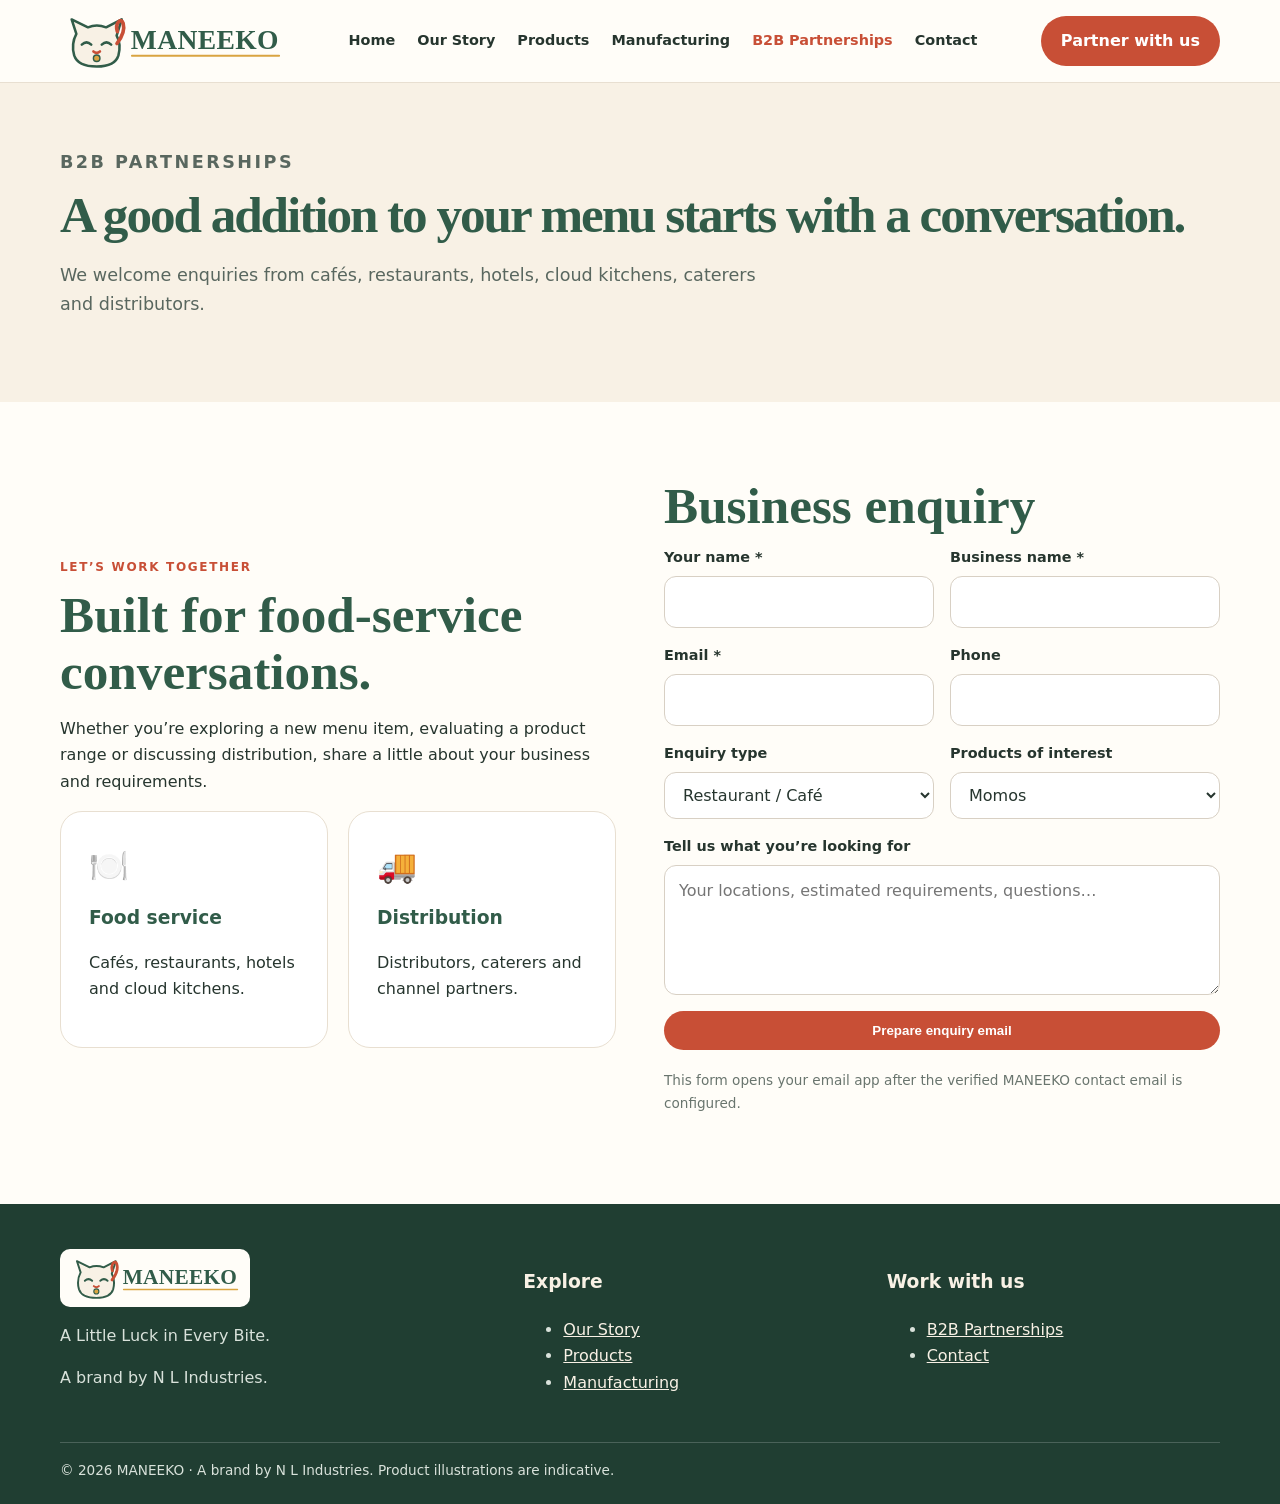
<file: partnerships.html>
<!doctype html><html lang="en"><head><meta charset="utf-8"><meta name="viewport" content="width=device-width, initial-scale=1"><meta name="description" content="MANEEKO — A Little Luck in Every Bite. Frozen momos, dim sums and food-service partnerships."><title>B2B Partnerships | MANEEKO</title><link rel="icon" href="assets/logo.svg" type="image/svg+xml"><link rel="stylesheet" href="assets/styles.css"><script defer src="assets/site.js"></script></head><body><header class="site-header"><div class="container nav-wrap"><a class="brand" href="index.html" aria-label="MANEEKO home"><img src="assets/logo.svg" alt="MANEEKO logo"></a><button class="menu-toggle" aria-label="Toggle navigation" aria-expanded="false" aria-controls="primary-nav">☰</button><nav class="nav-links" id="primary-nav" aria-label="Main navigation"><a href="index.html">Home</a><a href="story.html">Our Story</a><a href="products.html">Products</a><a href="manufacturing.html">Manufacturing</a><a href="partnerships.html" aria-current="page">B2B Partnerships</a><a href="contact.html">Contact</a></nav><a class="nav-cta" href="partnerships.html">Partner with us</a></div></header><main><section class="page-hero"><div class="container"><p class="eyebrow">B2B partnerships</p><h1>A good addition to your menu starts with a conversation.</h1><p>We welcome enquiries from cafés, restaurants, hotels, cloud kitchens, caterers and distributors.</p></div></section><section class="section"><div class="container story-grid"><div><p class="eyebrow">Let’s work together</p><h2>Built for food-service conversations.</h2><p>Whether you’re exploring a new menu item, evaluating a product range or discussing distribution, share a little about your business and requirements.</p><div class="three-grid" style="grid-template-columns:1fr 1fr"><div class="feature"><span class="symbol">🍽️</span><h3>Food service</h3><p>Cafés, restaurants, hotels and cloud kitchens.</p></div><div class="feature"><span class="symbol">🚚</span><h3>Distribution</h3><p>Distributors, caterers and channel partners.</p></div></div></div><div><h2>Business enquiry</h2><form id="enquiry-form" data-email="YOUR-EMAIL@example.com"><div class="form-grid"><div class="field"><label for="name">Your name *</label><input id="name" name="Name" required></div><div class="field"><label for="company">Business name *</label><input id="company" name="Business" required></div><div class="field"><label for="email">Email *</label><input id="email" name="Email" type="email" required></div><div class="field"><label for="phone">Phone</label><input id="phone" name="Phone" type="tel"></div><div class="field"><label for="type">Enquiry type</label><select id="type" name="Enquiry type"><option>Restaurant / Café</option><option>Hotel / Caterer</option><option>Cloud kitchen</option><option>Distributor</option><option>Other</option></select></div><div class="field"><label for="interest">Products of interest</label><select id="interest" name="Products"><option>Momos</option><option>Dim sums</option><option>Multiple product categories</option><option>Future range</option></select></div><div class="field full"><label for="message">Tell us what you’re looking for</label><textarea id="message" name="Message" placeholder="Your locations, estimated requirements, questions…"></textarea></div><div class="field full"><button class="button" type="submit">Prepare enquiry email</button><p id="form-feedback" class="form-note" aria-live="polite">This form opens your email app after the verified MANEEKO contact email is configured.</p></div></div></form></div></div></section></main><footer class="site-footer"><div class="container"><div class="footer-grid"><div><img class="footer-brand" src="assets/logo.svg" alt="MANEEKO"><p>A Little Luck in Every Bite.</p><p>A brand by N L Industries.</p></div><div><h3>Explore</h3><ul><li><a href="story.html">Our Story</a></li><li><a href="products.html">Products</a></li><li><a href="manufacturing.html">Manufacturing</a></li></ul></div><div><h3>Work with us</h3><ul><li><a href="partnerships.html">B2B Partnerships</a></li><li><a href="contact.html">Contact</a></li></ul></div></div><div class="footer-bottom">© 2026 MANEEKO · A brand by N L Industries. Product illustrations are indicative.</div></div></footer></body></html>
</file>
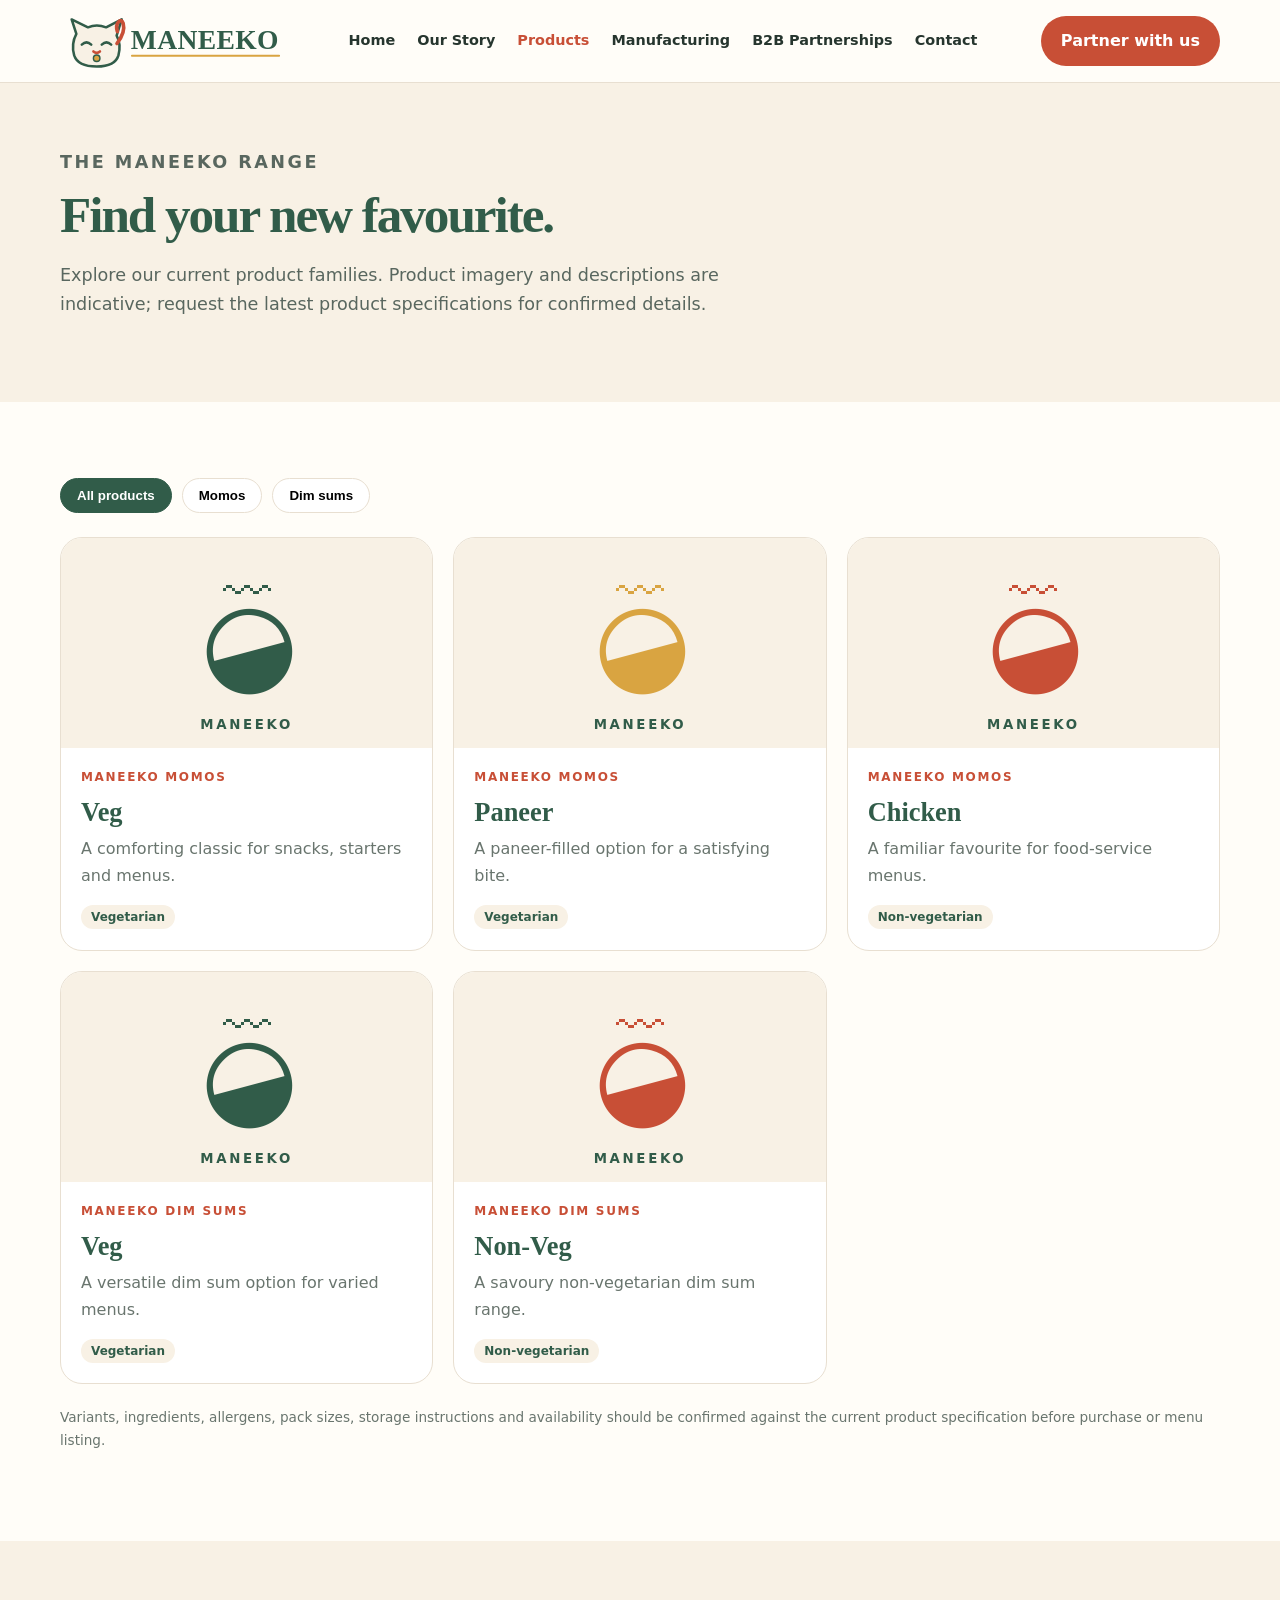
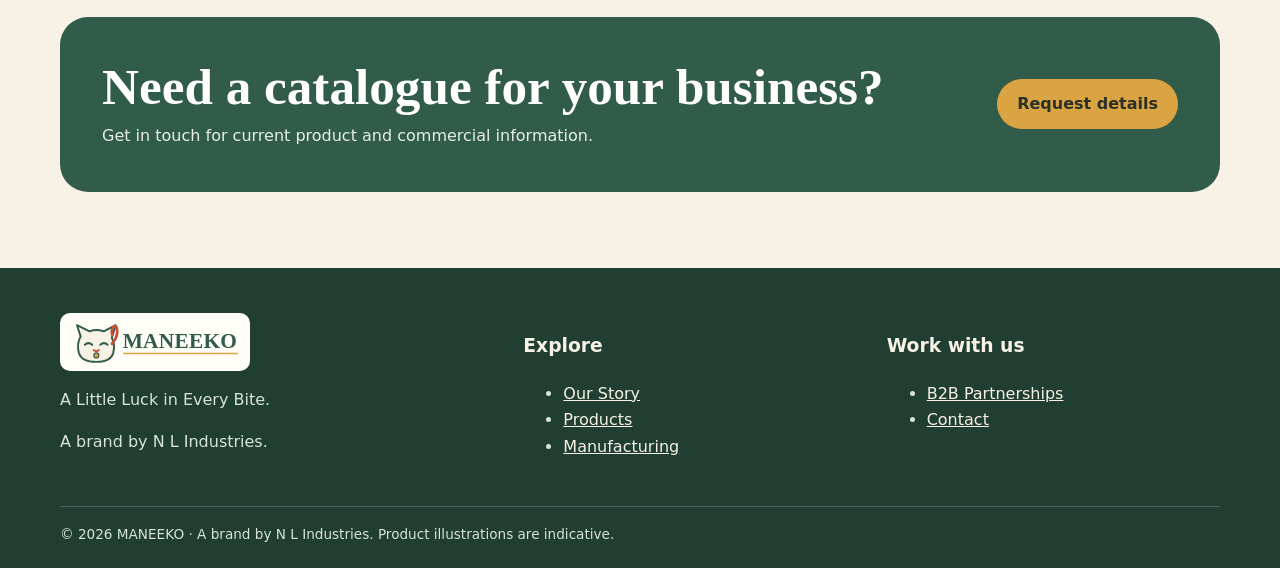
<file: products.html>
<!doctype html><html lang="en"><head><meta charset="utf-8"><meta name="viewport" content="width=device-width, initial-scale=1"><meta name="description" content="MANEEKO — A Little Luck in Every Bite. Frozen momos, dim sums and food-service partnerships."><title>Products | MANEEKO</title><link rel="icon" href="assets/logo.svg" type="image/svg+xml"><link rel="stylesheet" href="assets/styles.css"><script defer src="assets/site.js"></script></head><body><header class="site-header"><div class="container nav-wrap"><a class="brand" href="index.html" aria-label="MANEEKO home"><img src="assets/logo.svg" alt="MANEEKO logo"></a><button class="menu-toggle" aria-label="Toggle navigation" aria-expanded="false" aria-controls="primary-nav">☰</button><nav class="nav-links" id="primary-nav" aria-label="Main navigation"><a href="index.html">Home</a><a href="story.html">Our Story</a><a href="products.html" aria-current="page">Products</a><a href="manufacturing.html">Manufacturing</a><a href="partnerships.html">B2B Partnerships</a><a href="contact.html">Contact</a></nav><a class="nav-cta" href="partnerships.html">Partner with us</a></div></header><main><section class="page-hero"><div class="container"><p class="eyebrow">The MANEEKO range</p><h1>Find your new favourite.</h1><p>Explore our current product families. Product imagery and descriptions are indicative; request the latest product specifications for confirmed details.</p></div></section><section class="section"><div class="container"><div class="filters" role="group" aria-label="Filter products"><button class="filter-btn active" data-filter="all">All products</button><button class="filter-btn" data-filter="momos">Momos</button><button class="filter-btn" data-filter="dimsums">Dim sums</button></div><div class="product-grid"><article class="product-card" data-category="momos"><div class="product-art" style="--art:#315C49"><span class="steam">〰</span><span class="dumpling">◒</span><small>MANEEKO</small></div><div class="product-info"><p class="eyebrow">MANEEKO Momos</p><h3>Veg</h3><p>A comforting classic for snacks, starters and menus.</p><span class="tag">Vegetarian</span></div></article><article class="product-card" data-category="momos"><div class="product-art" style="--art:#D9A441"><span class="steam">〰</span><span class="dumpling">◒</span><small>MANEEKO</small></div><div class="product-info"><p class="eyebrow">MANEEKO Momos</p><h3>Paneer</h3><p>A paneer-filled option for a satisfying bite.</p><span class="tag">Vegetarian</span></div></article><article class="product-card" data-category="momos"><div class="product-art" style="--art:#C84F36"><span class="steam">〰</span><span class="dumpling">◒</span><small>MANEEKO</small></div><div class="product-info"><p class="eyebrow">MANEEKO Momos</p><h3>Chicken</h3><p>A familiar favourite for food-service menus.</p><span class="tag">Non-vegetarian</span></div></article><article class="product-card" data-category="dimsums"><div class="product-art" style="--art:#315C49"><span class="steam">〰</span><span class="dumpling">◒</span><small>MANEEKO</small></div><div class="product-info"><p class="eyebrow">MANEEKO Dim Sums</p><h3>Veg</h3><p>A versatile dim sum option for varied menus.</p><span class="tag">Vegetarian</span></div></article><article class="product-card" data-category="dimsums"><div class="product-art" style="--art:#C84F36"><span class="steam">〰</span><span class="dumpling">◒</span><small>MANEEKO</small></div><div class="product-info"><p class="eyebrow">MANEEKO Dim Sums</p><h3>Non-Veg</h3><p>A savoury non-vegetarian dim sum range.</p><span class="tag">Non-vegetarian</span></div></article></div><p class="form-note" style="margin-top:22px">Variants, ingredients, allergens, pack sizes, storage instructions and availability should be confirmed against the current product specification before purchase or menu listing.</p></div></section><section class="section tint"><div class="container"><div class="callout"><div><h2>Need a catalogue for your business?</h2><p>Get in touch for current product and commercial information.</p></div><a class="button" href="partnerships.html">Request details</a></div></div></section></main><footer class="site-footer"><div class="container"><div class="footer-grid"><div><img class="footer-brand" src="assets/logo.svg" alt="MANEEKO"><p>A Little Luck in Every Bite.</p><p>A brand by N L Industries.</p></div><div><h3>Explore</h3><ul><li><a href="story.html">Our Story</a></li><li><a href="products.html">Products</a></li><li><a href="manufacturing.html">Manufacturing</a></li></ul></div><div><h3>Work with us</h3><ul><li><a href="partnerships.html">B2B Partnerships</a></li><li><a href="contact.html">Contact</a></li></ul></div></div><div class="footer-bottom">© 2026 MANEEKO · A brand by N L Industries. Product illustrations are indicative.</div></div></footer></body></html>
</file>
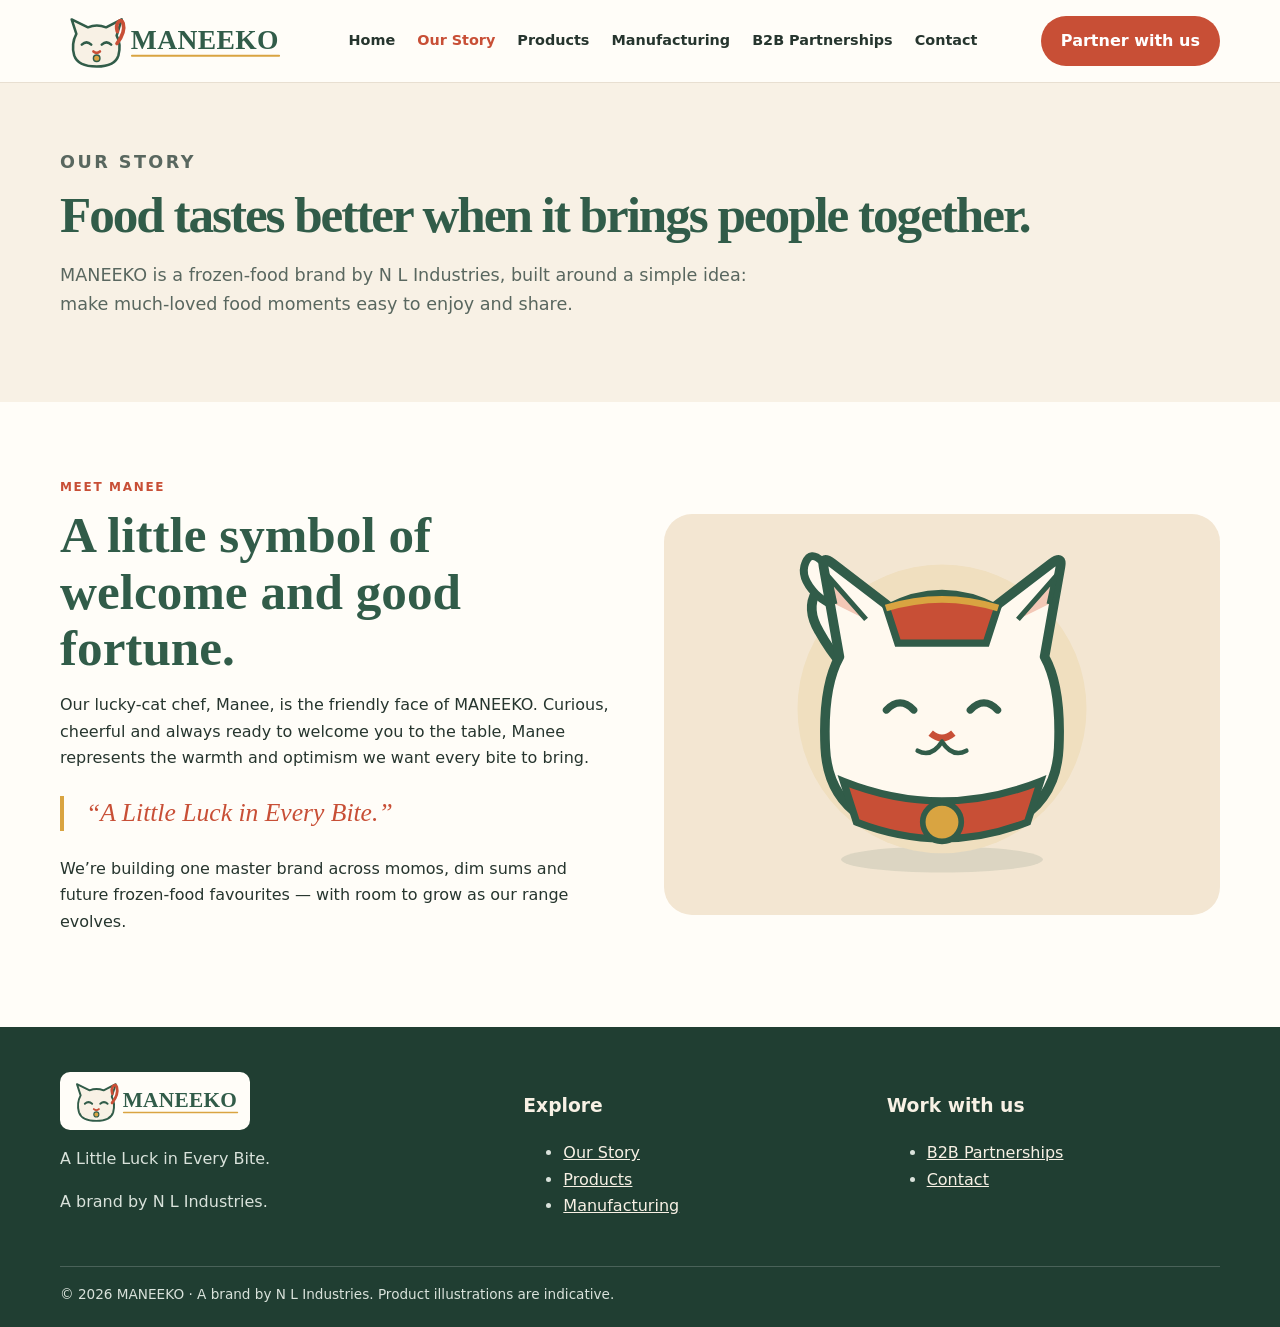
<file: story.html>
<!doctype html><html lang="en"><head><meta charset="utf-8"><meta name="viewport" content="width=device-width, initial-scale=1"><meta name="description" content="MANEEKO — A Little Luck in Every Bite. Frozen momos, dim sums and food-service partnerships."><title>Our Story | MANEEKO</title><link rel="icon" href="assets/logo.svg" type="image/svg+xml"><link rel="stylesheet" href="assets/styles.css"><script defer src="assets/site.js"></script></head><body><header class="site-header"><div class="container nav-wrap"><a class="brand" href="index.html" aria-label="MANEEKO home"><img src="assets/logo.svg" alt="MANEEKO logo"></a><button class="menu-toggle" aria-label="Toggle navigation" aria-expanded="false" aria-controls="primary-nav">☰</button><nav class="nav-links" id="primary-nav" aria-label="Main navigation"><a href="index.html">Home</a><a href="story.html" aria-current="page">Our Story</a><a href="products.html">Products</a><a href="manufacturing.html">Manufacturing</a><a href="partnerships.html">B2B Partnerships</a><a href="contact.html">Contact</a></nav><a class="nav-cta" href="partnerships.html">Partner with us</a></div></header><main><section class="page-hero"><div class="container"><p class="eyebrow">Our story</p><h1>Food tastes better when it brings people together.</h1><p>MANEEKO is a frozen-food brand by N L Industries, built around a simple idea: make much-loved food moments easy to enjoy and share.</p></div></section><section class="section"><div class="container story-grid"><div><p class="eyebrow">Meet Manee</p><h2>A little symbol of welcome and good fortune.</h2><p>Our lucky-cat chef, Manee, is the friendly face of MANEEKO. Curious, cheerful and always ready to welcome you to the table, Manee represents the warmth and optimism we want every bite to bring.</p><blockquote class="quote">“A Little Luck in Every Bite.”</blockquote><p>We’re building one master brand across momos, dim sums and future frozen-food favourites — with room to grow as our range evolves.</p></div><div class="story-art"><img src="assets/manee-mascot.svg" alt="Manee the lucky cat chef mascot"></div></div></section></main><footer class="site-footer"><div class="container"><div class="footer-grid"><div><img class="footer-brand" src="assets/logo.svg" alt="MANEEKO"><p>A Little Luck in Every Bite.</p><p>A brand by N L Industries.</p></div><div><h3>Explore</h3><ul><li><a href="story.html">Our Story</a></li><li><a href="products.html">Products</a></li><li><a href="manufacturing.html">Manufacturing</a></li></ul></div><div><h3>Work with us</h3><ul><li><a href="partnerships.html">B2B Partnerships</a></li><li><a href="contact.html">Contact</a></li></ul></div></div><div class="footer-bottom">© 2026 MANEEKO · A brand by N L Industries. Product illustrations are indicative.</div></div></footer></body></html>
</file>
<file: assets/styles.css>
:root{--red:#C84F36;--gold:#D9A441;--cream:#F8F1E5;--green:#315C49;--ink:#26352e;--white:#fffdf8;--muted:#69756e;--line:#e8dfd1}*{box-sizing:border-box}html{scroll-behavior:smooth}body{margin:0;background:var(--white);color:var(--ink);font:16px/1.65 system-ui,Arial,sans-serif}a{color:inherit}img{max-width:100%;display:block}.container{width:min(1160px,calc(100% - 40px));margin:auto}.site-header{position:sticky;top:0;z-index:10;background:#fffdf8f5;backdrop-filter:blur(12px);border-bottom:1px solid var(--line)}.nav-wrap{min-height:82px;display:flex;align-items:center;justify-content:space-between;gap:20px}.brand img{width:225px}.nav-links{display:flex;align-items:center;gap:22px}.nav-links a{text-decoration:none;font-weight:650;font-size:.9rem}.nav-links a:hover,.nav-links a[aria-current=page]{color:var(--red)}.nav-cta,.button{display:inline-flex;align-items:center;justify-content:center;padding:12px 20px;border-radius:999px;background:var(--red);color:#fff;text-decoration:none;font-weight:750;border:0;cursor:pointer}.button.secondary{background:var(--green)}.menu-toggle{display:none;border:1px solid var(--line);background:var(--cream);padding:9px 13px;border-radius:12px;font-size:1.2rem}.hero{background:var(--cream);overflow:hidden}.hero-grid{display:grid;grid-template-columns:1.05fr .95fr;align-items:center;gap:35px;padding:72px 0}.eyebrow{text-transform:uppercase;letter-spacing:.14em;font-size:.75rem;font-weight:800;color:var(--red);margin:0 0 10px}.hero h1,.page-hero h1{font:700 clamp(2.7rem,6vw,5.2rem)/1.04 Georgia,serif;color:var(--green);letter-spacing:-.04em;margin:0 0 22px}.hero p.lead{font-size:1.18rem;max-width:580px;color:#526057}.hero-actions{display:flex;gap:12px;flex-wrap:wrap;margin-top:28px}.hero-art{position:relative;display:grid;place-items:center;min-height:400px}.hero-art img{width:min(470px,95%);filter:drop-shadow(0 15px 12px #315c4920)}.section{padding:76px 0}.section.tint{background:var(--cream)}.section-head{display:flex;justify-content:space-between;align-items:end;gap:25px;margin-bottom:30px}.section h2,.page-hero h1{font:700 clamp(2rem,4vw,3.2rem)/1.1 Georgia,serif;color:var(--green);margin:0 0 12px}.section-head p{max-width:600px;color:var(--muted);margin:0}.three-grid{display:grid;grid-template-columns:repeat(3,1fr);gap:20px}.feature{padding:28px;border-radius:22px;background:white;border:1px solid var(--line)}.feature .symbol{font-size:2rem}.feature h3{color:var(--green);margin:10px 0 6px}.callout{background:var(--green);color:white;border-radius:28px;padding:42px;display:flex;align-items:center;justify-content:space-between;gap:25px}.callout h2{color:white;margin:0}.callout p{color:#e8eee9;margin:8px 0 0}.callout .button{background:var(--gold);color:#2b3029;white-space:nowrap}.page-hero{background:var(--cream);padding:65px 0}.page-hero p{max-width:720px;font-size:1.1rem;color:#59675f}.story-grid,.manufacturing-grid{display:grid;grid-template-columns:1fr 1fr;gap:48px;align-items:center}.story-art{background:#f3e6d2;border-radius:28px;padding:25px;display:grid;place-items:center}.story-art img{width:min(340px,100%)}.quote{font:italic 1.6rem/1.35 Georgia,serif;color:var(--red);border-left:4px solid var(--gold);padding-left:22px;margin:25px 0}.product-grid{display:grid;grid-template-columns:repeat(3,1fr);gap:20px}.product-card{border:1px solid var(--line);border-radius:22px;overflow:hidden;background:white}.product-art{height:210px;background:var(--cream);display:grid;place-items:center;position:relative;color:var(--green)}.product-art .dumpling{font-size:7rem;color:var(--art);transform:rotate(-15deg)}.product-art .steam{position:absolute;top:15px;font-size:3rem;color:var(--art)}.product-art small{position:absolute;bottom:12px;letter-spacing:.2em;font-weight:900;color:var(--green)}.product-info{padding:20px}.product-info h3{font:700 1.65rem Georgia,serif;color:var(--green);margin:0}.product-info p:not(.eyebrow){color:var(--muted);margin:8px 0 14px}.tag{font-size:.75rem;padding:5px 10px;border-radius:20px;background:var(--cream);color:var(--green);font-weight:750}.filters{display:flex;gap:10px;flex-wrap:wrap;margin:0 0 24px}.filter-btn{border:1px solid var(--line);background:white;padding:9px 16px;border-radius:30px;cursor:pointer;font-weight:700}.filter-btn.active{background:var(--green);color:white;border-color:var(--green)}.steps{counter-reset:step;display:grid;grid-template-columns:repeat(3,1fr);gap:18px}.step{padding:25px;border-radius:18px;background:white;border:1px solid var(--line)}.step:before{counter-increment:step;content:"0" counter(step);font:700 1.7rem Georgia,serif;color:var(--gold)}.step h3{color:var(--green);margin:10px 0 5px}.form-grid{display:grid;grid-template-columns:1fr 1fr;gap:16px}.field{display:flex;flex-direction:column;gap:6px}.field.full{grid-column:1/-1}label{font-weight:700;font-size:.9rem}input,select,textarea{font:inherit;padding:12px 14px;border:1px solid #d8d0c4;border-radius:12px;background:white;color:var(--ink);width:100%}textarea{min-height:130px;resize:vertical}.form-note{font-size:.85rem;color:var(--muted)}.contact-cards{display:grid;grid-template-columns:repeat(3,1fr);gap:18px}.contact-card{padding:22px;border:1px solid var(--line);border-radius:18px}.contact-card h3{color:var(--green);margin:0 0 5px}.site-footer{background:#203e32;color:#f8f1e5;padding:45px 0 22px}.footer-grid{display:grid;grid-template-columns:1.3fr 1fr 1fr;gap:30px}.site-footer a{color:#f8f1e5}.site-footer p,.site-footer li{color:#d9e2db}.footer-brand{width:190px;background:#fffdf8;border-radius:10px;padding:8px}.footer-bottom{border-top:1px solid #ffffff30;margin-top:30px;padding-top:16px;font-size:.85rem;color:#d9e2db}.notice{background:#fff4d8;border:1px solid #ead59d;padding:14px 18px;border-radius:12px;color:#5a4a27;font-size:.9rem}.hidden{display:none!important}@media(max-width:850px){.menu-toggle{display:block}.nav-links{display:none;position:absolute;top:81px;left:0;right:0;background:var(--white);padding:20px;border-bottom:1px solid var(--line);flex-direction:column;align-items:stretch;gap:14px}.nav-links.open{display:flex}.nav-cta{display:none}.hero-grid,.story-grid,.manufacturing-grid{grid-template-columns:1fr}.hero-grid{padding:50px 0}.hero-art{min-height:300px}.three-grid,.product-grid,.steps,.contact-cards{grid-template-columns:repeat(2,1fr)}.footer-grid{grid-template-columns:1fr 1fr}}@media(max-width:560px){.container{width:min(100% - 30px,1160px)}.brand img{width:170px}.hero h1{font-size:2.9rem}.section{padding:55px 0}.section-head{display:block}.three-grid,.product-grid,.steps,.contact-cards,.footer-grid,.form-grid{grid-template-columns:1fr}.callout{display:block;padding:28px}.callout .button{margin-top:18px}.page-hero{padding:45px 0}.field.full{grid-column:auto}}
</file>
